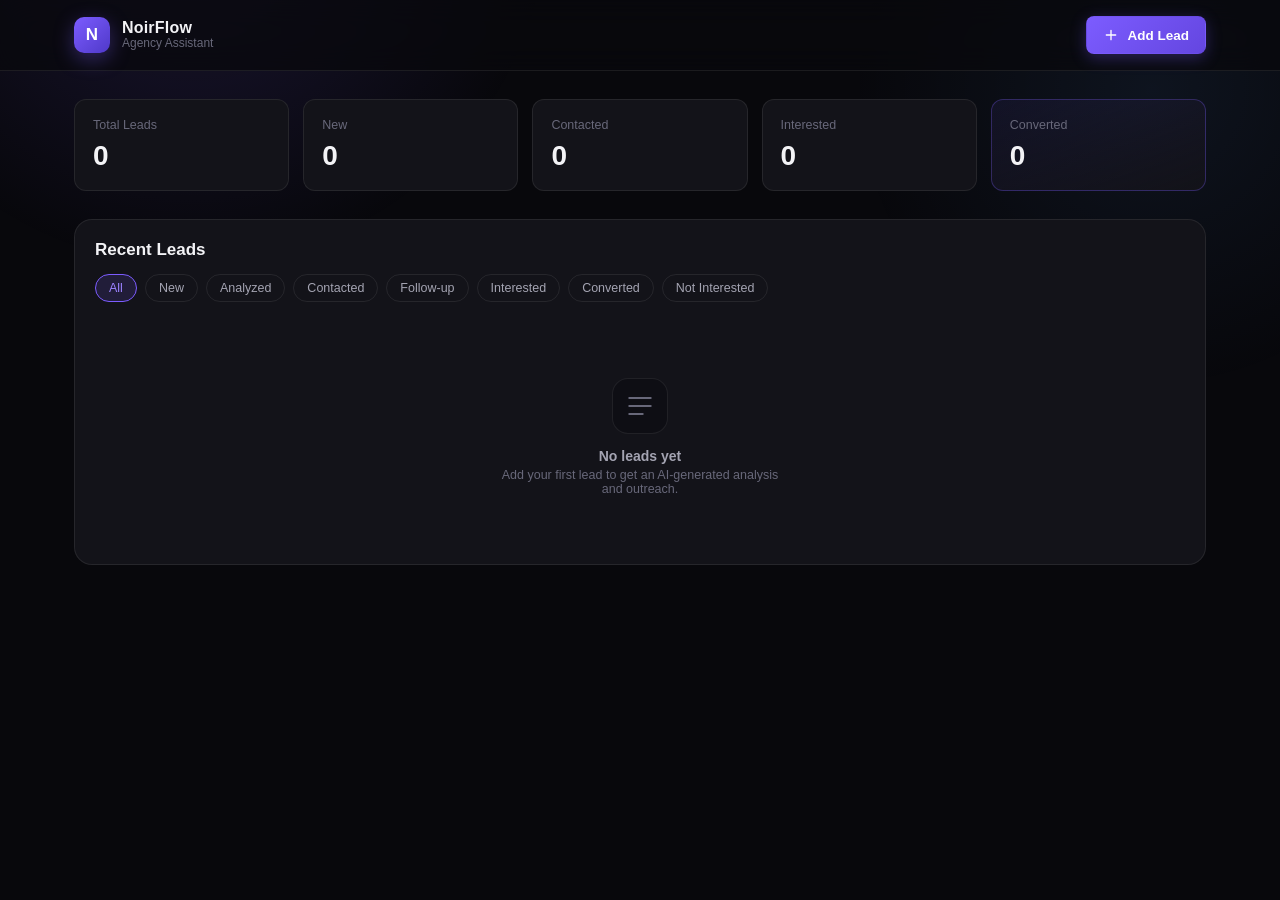
<file: agency-assistant/index.html>
<!DOCTYPE html>
<html lang="en">
<head>
<meta charset="UTF-8" />
<meta name="viewport" content="width=device-width, initial-scale=1.0" />
<title>NoirFlow — Agency Assistant</title>
<link rel="stylesheet" href="styles.css" />
</head>
<body>

  <div class="bg-glow" aria-hidden="true"></div>

  <header class="topbar">
    <div class="topbar-inner">
      <div class="brand">
        <span class="brand-mark">N</span>
        <div class="brand-text">
          <span class="brand-name">NoirFlow</span>
          <span class="brand-sub">Agency Assistant</span>
        </div>
      </div>
      <button id="openAddLead" class="btn btn-primary">
        <svg width="16" height="16" viewBox="0 0 24 24" fill="none"><path d="M12 5V19M5 12H19" stroke="currentColor" stroke-width="2" stroke-linecap="round"/></svg>
        Add Lead
      </button>
    </div>
  </header>

  <main class="app-main">

    <!-- Dashboard Stats -->
    <section class="stats-grid" id="statsGrid">
      <div class="stat-card">
        <span class="stat-label">Total Leads</span>
        <span class="stat-value" id="statTotal">0</span>
      </div>
      <div class="stat-card">
        <span class="stat-label">New</span>
        <span class="stat-value" id="statNew">0</span>
      </div>
      <div class="stat-card">
        <span class="stat-label">Contacted</span>
        <span class="stat-value" id="statContacted">0</span>
      </div>
      <div class="stat-card">
        <span class="stat-label">Interested</span>
        <span class="stat-value" id="statInterested">0</span>
      </div>
      <div class="stat-card accent-card">
        <span class="stat-label">Converted</span>
        <span class="stat-value" id="statConverted">0</span>
      </div>
    </section>

    <!-- Leads Table -->
    <section class="panel">
      <div class="panel-header">
        <h2>Recent Leads</h2>
        <div class="filter-row" id="filterRow">
          <button class="chip active" data-filter="All">All</button>
          <button class="chip" data-filter="New">New</button>
          <button class="chip" data-filter="Analyzed">Analyzed</button>
          <button class="chip" data-filter="Contacted">Contacted</button>
          <button class="chip" data-filter="Follow-up">Follow-up</button>
          <button class="chip" data-filter="Interested">Interested</button>
          <button class="chip" data-filter="Converted">Converted</button>
          <button class="chip" data-filter="Not Interested">Not Interested</button>
        </div>
      </div>

      <div class="table-wrap">
        <table class="leads-table" id="leadsTable">
          <thead>
            <tr>
              <th>Company</th>
              <th>Industry</th>
              <th>Contact</th>
              <th>Status</th>
              <th>Added</th>
              <th></th>
            </tr>
          </thead>
          <tbody id="leadsTableBody"></tbody>
        </table>
        <div class="empty-state" id="emptyState">
          <div class="empty-icon">
            <svg width="32" height="32" viewBox="0 0 24 24" fill="none"><path d="M4 6h16M4 12h16M4 18h10" stroke="currentColor" stroke-width="1.6" stroke-linecap="round"/></svg>
          </div>
          <p>No leads yet</p>
          <span>Add your first lead to get an AI-generated analysis and outreach.</span>
        </div>
      </div>
    </section>

  </main>

  <!-- Add Lead Modal -->
  <div class="modal-overlay" id="addLeadOverlay">
    <div class="modal modal-form">
      <div class="modal-header">
        <h3>New Lead</h3>
        <button class="icon-btn" id="closeAddLead" aria-label="Close">✕</button>
      </div>
      <form id="leadForm" class="lead-form">
        <div class="field">
          <label for="companyName">Company / Business Name *</label>
          <input type="text" id="companyName" required placeholder="e.g. Bright Path Dental" />
        </div>
        <div class="field">
          <label for="website">Website URL</label>
          <input type="text" id="website" placeholder="e.g. brightpathdental.com" />
        </div>
        <div class="field-row">
          <div class="field">
            <label for="industry">Industry</label>
            <input type="text" id="industry" placeholder="e.g. Healthcare, Real Estate, E-commerce" />
          </div>
          <div class="field">
            <label for="contactRole">Contact Role</label>
            <input type="text" id="contactRole" placeholder="e.g. Owner, Marketing Manager" />
          </div>
        </div>
        <div class="field">
          <label for="contactPerson">Contact Person</label>
          <input type="text" id="contactPerson" placeholder="e.g. Sarah Malhotra" />
        </div>
        <div class="field">
          <label for="mainProblem">Main Problem / Requirement</label>
          <textarea id="mainProblem" rows="3" placeholder="What are they struggling with? e.g. Missing 30% of inbound calls, manual appointment booking"></textarea>
        </div>
        <div class="field">
          <label for="notes">Notes</label>
          <textarea id="notes" rows="2" placeholder="Any extra context..."></textarea>
        </div>
        <div class="modal-actions">
          <button type="button" class="btn btn-ghost" id="cancelAddLead">Cancel</button>
          <button type="submit" class="btn btn-primary">Save Lead</button>
        </div>
      </form>
    </div>
  </div>

  <!-- Lead Detail Modal -->
  <div class="modal-overlay" id="detailOverlay">
    <div class="modal modal-detail">
      <div class="modal-header">
        <div>
          <h3 id="detailCompanyName">Company</h3>
          <span id="detailIndustry" class="detail-subtitle"></span>
        </div>
        <button class="icon-btn" id="closeDetail" aria-label="Close">✕</button>
      </div>

      <div class="detail-body" id="detailBody">

        <div class="detail-top-row">
          <div class="lead-meta">
            <div class="meta-item"><span>Website</span><strong id="metaWebsite">—</strong></div>
            <div class="meta-item"><span>Contact</span><strong id="metaContact">—</strong></div>
            <div class="meta-item"><span>Role</span><strong id="metaRole">—</strong></div>
          </div>
          <div class="status-control">
            <label for="statusSelect">Status</label>
            <select id="statusSelect">
              <option>New</option>
              <option>Analyzed</option>
              <option>Contacted</option>
              <option>Follow-up</option>
              <option>Interested</option>
              <option>Converted</option>
              <option>Not Interested</option>
            </select>
          </div>
        </div>

        <div class="detail-block" id="problemBlock">
          <h4>Main Problem / Requirement</h4>
          <p id="metaProblem" class="muted-text">—</p>
        </div>

        <div class="detail-block" id="notesBlock">
          <h4>Notes</h4>
          <p id="metaNotes" class="muted-text">—</p>
        </div>

        <!-- Analysis section -->
        <div class="analysis-section">
          <div class="analysis-header">
            <h4>AI Lead Analysis</h4>
            <button class="btn btn-primary btn-sm" id="analyzeBtn">
              <span class="btn-label">Analyze Lead</span>
            </button>
          </div>

          <div class="analysis-empty" id="analysisEmpty">
            <span>No analysis yet. Click "Analyze Lead" to generate insights.</span>
          </div>

          <div class="analysis-loading hidden" id="analysisLoading">
            <div class="spinner"></div>
            <span>Analyzing business context...</span>
          </div>

          <div class="analysis-content hidden" id="analysisContent">
            <div class="a-block">
              <h5>Business Summary</h5>
              <p id="aSummary"></p>
            </div>
            <div class="a-grid">
              <div class="a-block">
                <h5>Possible Business Problems</h5>
                <ul id="aProblems"></ul>
              </div>
              <div class="a-block">
                <h5>Automation Opportunities</h5>
                <ul id="aAutomation"></ul>
              </div>
              <div class="a-block">
                <h5>AI Opportunities</h5>
                <ul id="aAI"></ul>
              </div>
              <div class="a-block">
                <h5>Recommended Solution</h5>
                <p id="aSolution"></p>
              </div>
            </div>
            <div class="a-footer">
              <div class="a-pill">
                <span>Estimated Value</span>
                <strong id="aValue"></strong>
              </div>
              <div class="a-pill next-step">
                <span>Suggested Next Step</span>
                <strong id="aNextStep"></strong>
              </div>
            </div>
          </div>
        </div>

        <!-- Outreach section -->
        <div class="outreach-section" id="outreachSection">
          <h4>Personalized Outreach</h4>
          <div class="outreach-actions">
            <button class="btn btn-secondary" id="generateEmailBtn" disabled>
              <svg width="15" height="15" viewBox="0 0 24 24" fill="none"><path d="M4 6h16v12H4z" stroke="currentColor" stroke-width="1.6"/><path d="M4 7l8 6 8-6" stroke="currentColor" stroke-width="1.6"/></svg>
              Generate Email
            </button>
            <button class="btn btn-secondary" id="generateDMBtn" disabled>
              <svg width="15" height="15" viewBox="0 0 24 24" fill="none"><path d="M21 11.5a8.38 8.38 0 01-.9 3.8 8.5 8.5 0 01-7.6 4.7 8.38 8.38 0 01-3.8-.9L3 21l1.9-5.7a8.38 8.38 0 01-.9-3.8 8.5 8.5 0 014.7-7.6 8.38 8.38 0 013.8-.9h.5a8.48 8.48 0 018 8v.5z" stroke="currentColor" stroke-width="1.6"/></svg>
              Generate LinkedIn DM
            </button>
          </div>
          <span class="outreach-hint" id="outreachHint">Run analysis first to unlock personalized outreach.</span>

          <div class="outreach-output hidden" id="emailOutput">
            <div class="output-header">
              <span>Email Draft</span>
              <button class="copy-btn" data-copy-target="emailBody">Copy</button>
            </div>
            <div class="output-field"><span>Subject</span><p id="emailSubject"></p></div>
            <div class="output-field"><span>Body</span><p id="emailBody"></p></div>
          </div>

          <div class="outreach-output hidden" id="dmOutput">
            <div class="output-header">
              <span>LinkedIn DM Draft</span>
              <button class="copy-btn" data-copy-target="dmBody">Copy</button>
            </div>
            <div class="output-field"><p id="dmBody"></p></div>
          </div>
        </div>

      </div>
    </div>
  </div>

  <div class="toast" id="toast"></div>

  <script src="ai-service.js"></script>
  <script src="app.js"></script>
</body>
</html>
</file>
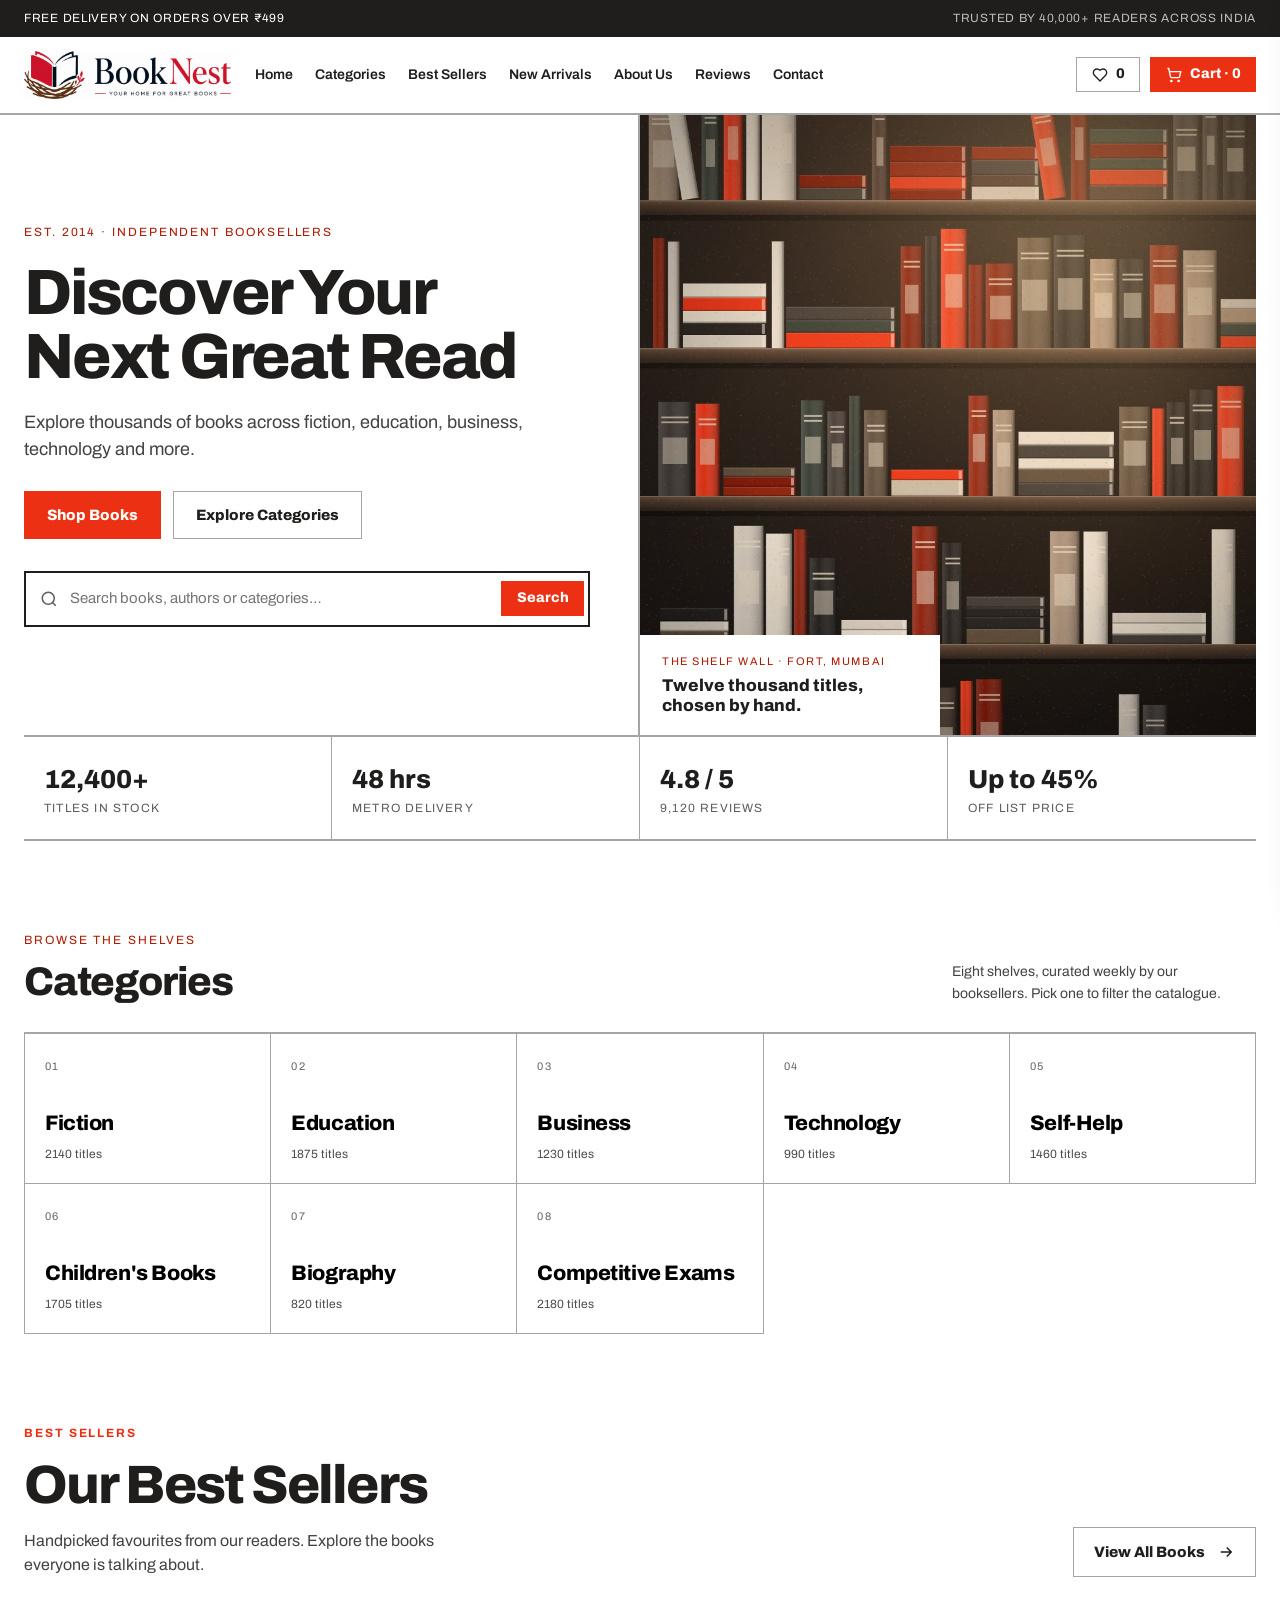
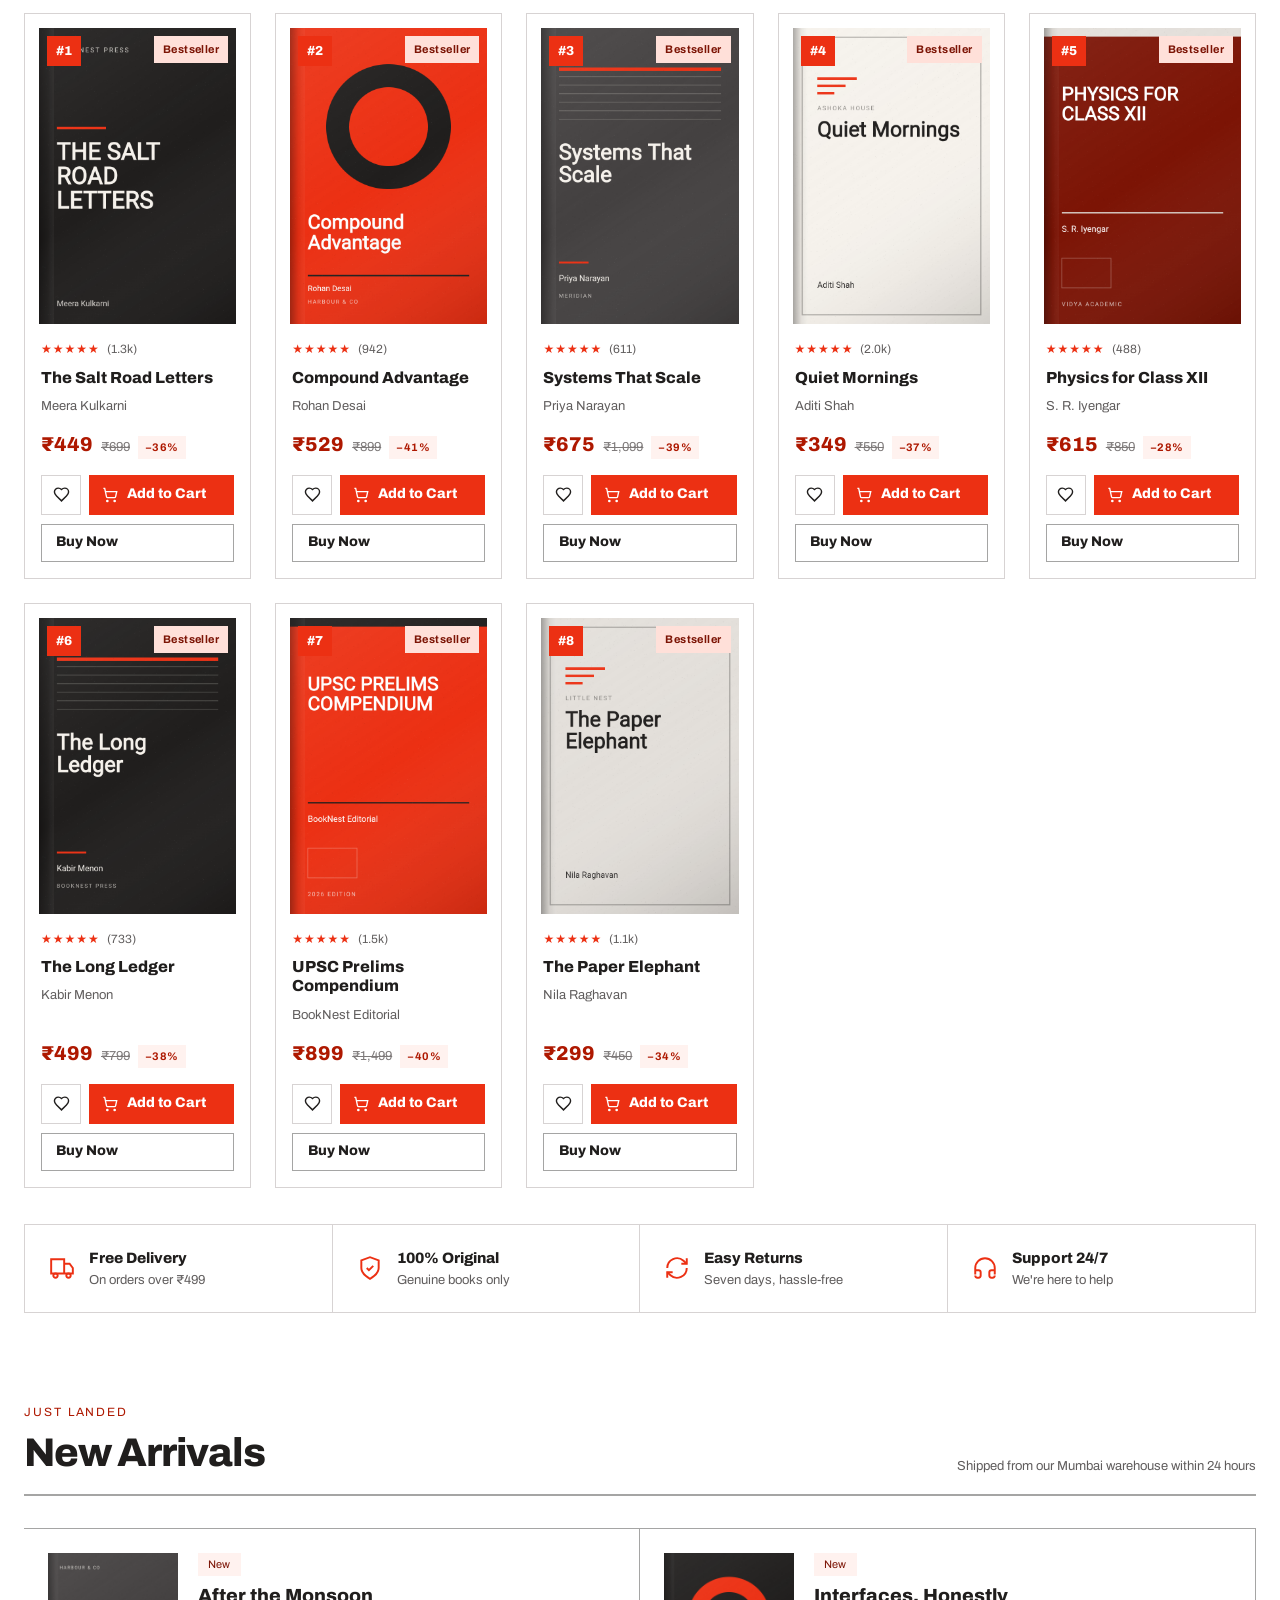
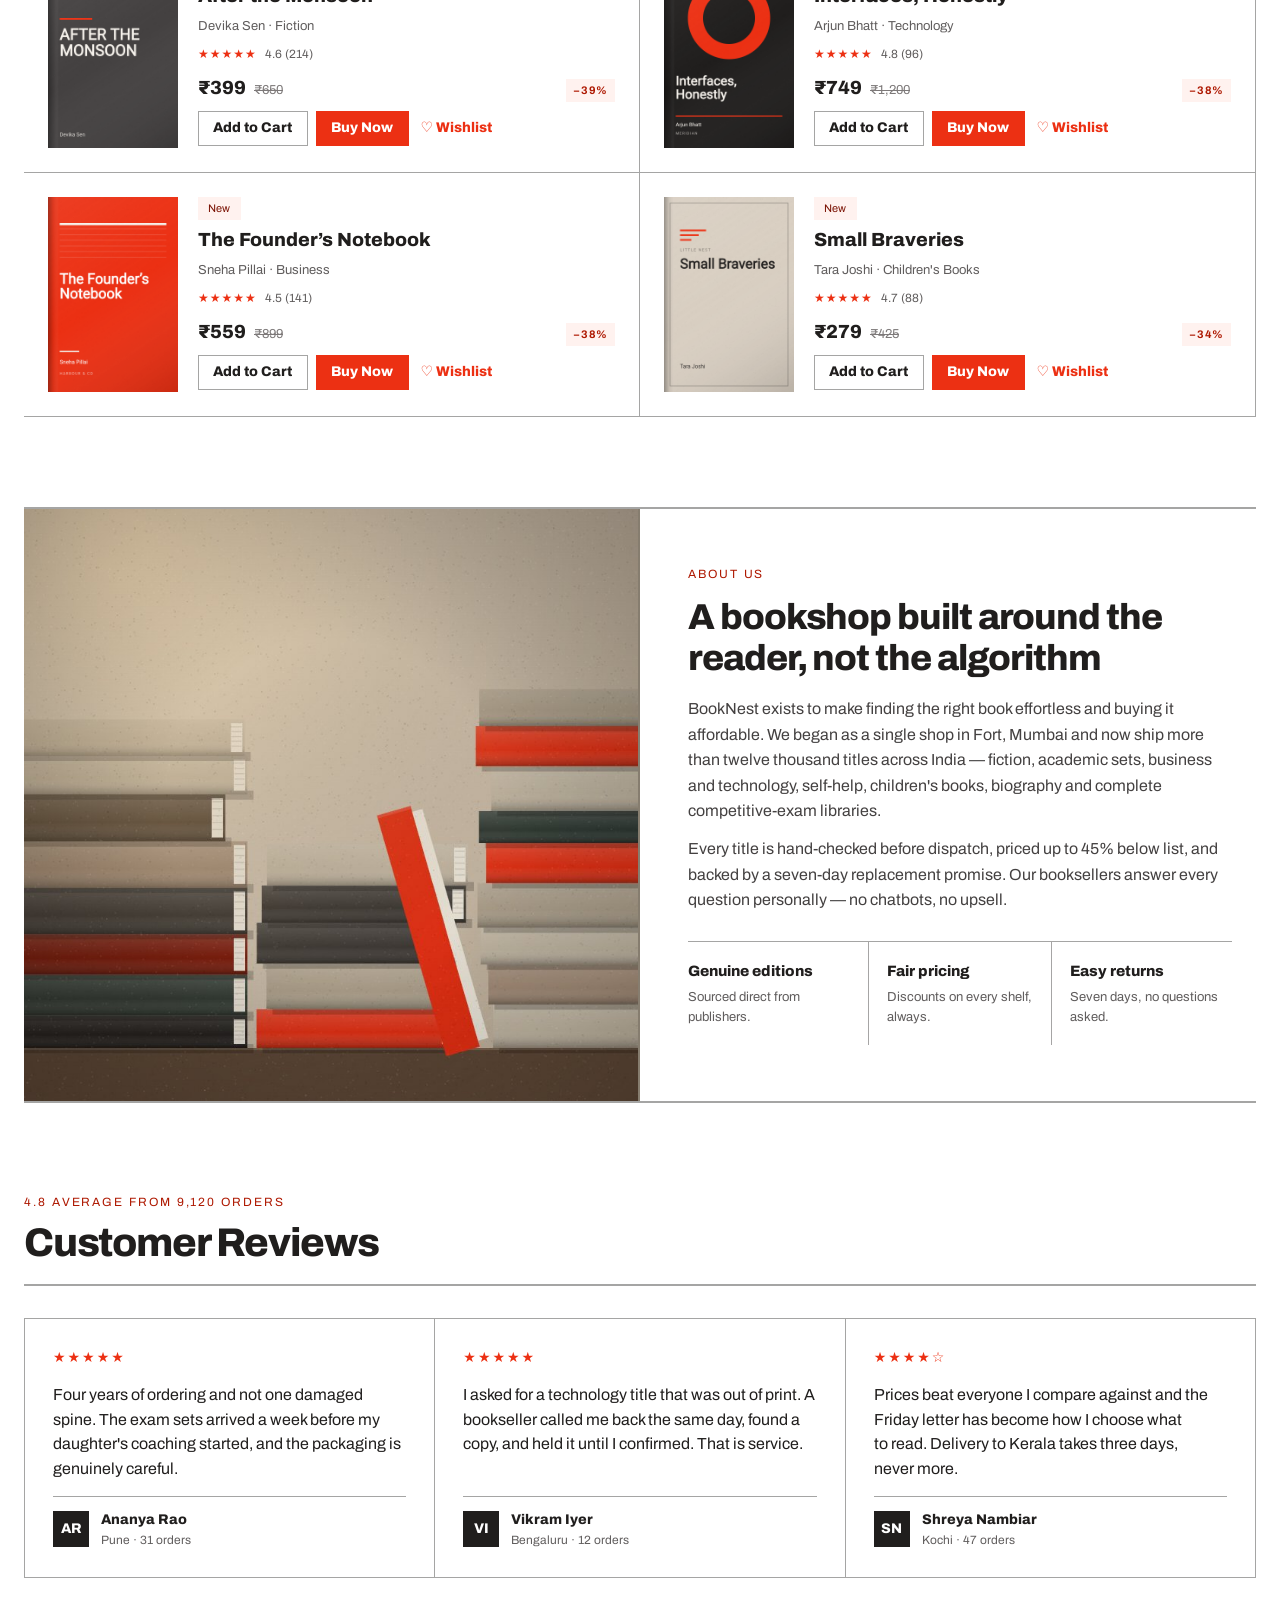
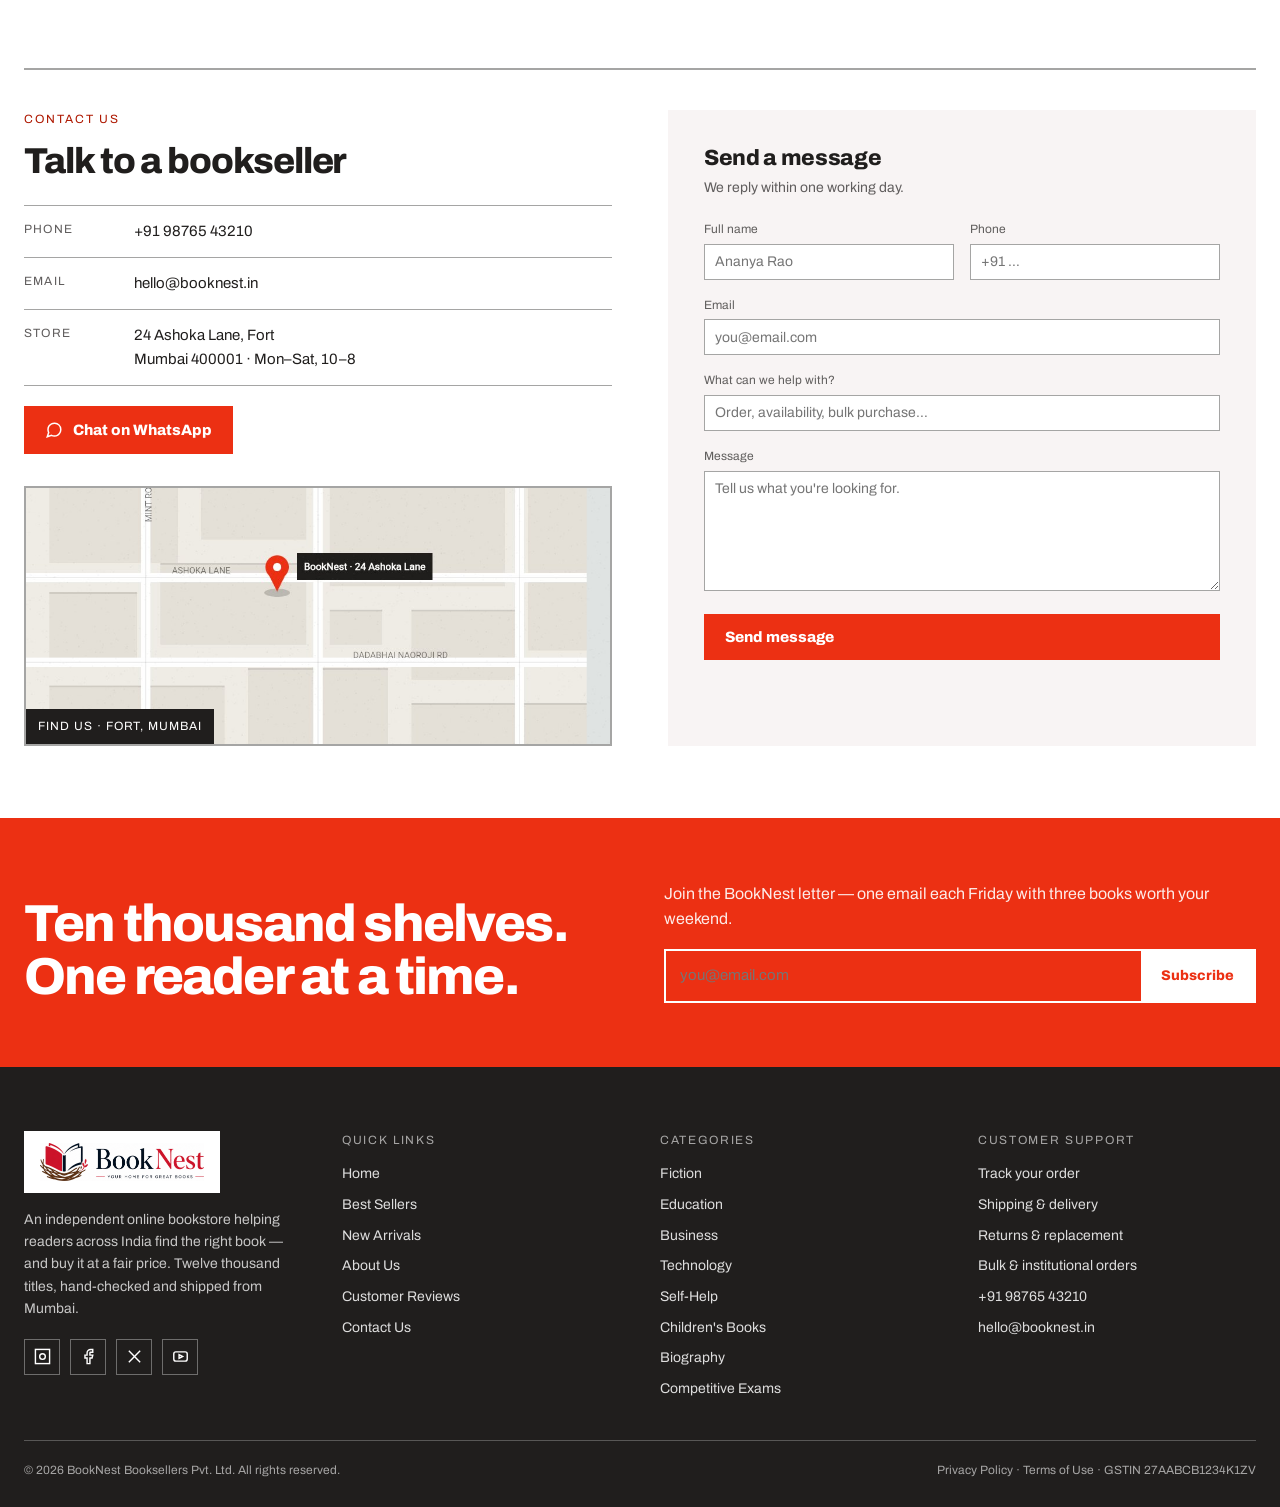
<file: booknest/index.html>
<!DOCTYPE html>
<html lang="en">
<head>
<meta charset="utf-8">
<meta name="viewport" content="width=device-width, initial-scale=1">
<title>BookNest — Discover Your Next Great Read</title>
<meta name="description" content="BookNest is an independent online bookstore. Explore thousands of books across fiction, education, business, technology and more, at up to 45% off list price.">
<link rel="stylesheet" href="styles.css">
</head>
<body>

<div id="banner" style="background:var(--color-text);color:#fff;font-size:12px;letter-spacing:.06em;text-transform:uppercase;padding:9px 24px;display:flex;gap:24px;justify-content:space-between;flex-wrap:wrap">
  <span>Free delivery on orders over <span id="freeShipLabel">₹499</span></span>
  <span style="opacity:.7">Trusted by 40,000+ readers across India</span>
</div>

<header style="position:sticky;top:0;z-index:40;background:#fff;border-bottom:2px solid var(--color-divider)">
  <div class="wrap" style="padding:14px 24px;display:flex;align-items:center;gap:24px;flex-wrap:wrap">
    <a href="#home" id="logoLink" aria-label="BookNest — home" style="display:flex;align-items:center;text-decoration:none;flex:0 0 auto;line-height:0">
      <img src="img/booknest-logo.png" alt="BookNest — your home for great books" class="brand-logo" style="width:auto;max-width:100%;display:block" />
    </a>
    <nav class="nav-links" style="align-items:center;gap:22px;flex-wrap:wrap">
      <a href="#home" class="nav-link">Home</a>
      <a href="#categories" class="nav-link">Categories</a>
      <a href="#bestsellers" class="nav-link">Best Sellers</a>
      <a href="#new" class="nav-link">New Arrivals</a>
      <a href="#about" class="nav-link">About Us</a>
      <a href="#reviews" class="nav-link">Reviews</a>
      <a href="#contact" class="nav-link">Contact</a>
    </nav>
    <div style="display:flex;align-items:center;gap:10px;margin-left:auto">
      <button class="btn btn-secondary" id="wishlistNavBtn" style="gap:8px" aria-label="Wishlist">
        <svg width="16" height="16" viewBox="0 0 24 24" fill="none" stroke="currentColor" stroke-width="2"><path d="M19 14c1.49-1.46 3-3.21 3-5.5A5.5 5.5 0 0 0 16.5 3c-1.76 0-3 .5-4.5 2-1.5-1.5-2.74-2-4.5-2A5.5 5.5 0 0 0 2 8.5c0 2.3 1.5 4.05 3 5.5l7 7Z"/></svg>
        <span id="wishCount">0</span>
      </button>
      <button class="btn btn-primary" id="openCartBtn" style="gap:8px;justify-content:flex-start">
        <svg width="16" height="16" viewBox="0 0 24 24" fill="none" stroke="currentColor" stroke-width="2"><circle cx="8" cy="21" r="1"/><circle cx="19" cy="21" r="1"/><path d="M2.05 2.05h2l2.66 12.42a2 2 0 0 0 2 1.58h9.78a2 2 0 0 0 1.95-1.57l1.65-7.43H5.12"/></svg>
        <span style="white-space:nowrap">Cart · <span id="cartCount">0</span></span>
      </button>
      <button class="btn btn-secondary btn-icon burger-btn" id="burgerBtn" aria-label="Menu" aria-expanded="false">
        <svg width="18" height="18" viewBox="0 0 24 24" fill="none" stroke="currentColor" stroke-width="2"><path id="burgerPath" d="M3 6h18M3 12h18M3 18h18"/></svg>
      </button>
    </div>
  </div>
  <div id="mobileMenu" hidden style="border-top:1px solid var(--color-divider);padding:10px 24px 20px;background:#fff">
    <div style="display:flex;align-items:center;border:2px solid var(--color-text);margin:8px 0 6px">
      <input id="menuSearchInput" placeholder="Search books, authors or categories…" style="flex:1;border:0;outline:none;background:transparent;font:inherit;font-size:15px;padding:12px 14px;color:var(--color-text)" />
      <button class="btn btn-primary" id="menuSearchBtn" style="margin:4px;justify-content:flex-start">Go</button>
    </div>
    <div style="display:grid">
      <a href="#home" class="mobile-nav-link" style="color:var(--color-text);text-decoration:none;font-family:var(--font-heading);font-weight:800;font-size:17px;padding:15px 0;border-bottom:1px solid var(--color-divider)">Home</a>
      <a href="#categories" class="mobile-nav-link" style="color:var(--color-text);text-decoration:none;font-family:var(--font-heading);font-weight:800;font-size:17px;padding:15px 0;border-bottom:1px solid var(--color-divider)">Categories</a>
      <a href="#bestsellers" class="mobile-nav-link" style="color:var(--color-text);text-decoration:none;font-family:var(--font-heading);font-weight:800;font-size:17px;padding:15px 0;border-bottom:1px solid var(--color-divider)">Best Sellers</a>
      <a href="#new" class="mobile-nav-link" style="color:var(--color-text);text-decoration:none;font-family:var(--font-heading);font-weight:800;font-size:17px;padding:15px 0;border-bottom:1px solid var(--color-divider)">New Arrivals</a>
      <a href="#about" class="mobile-nav-link" style="color:var(--color-text);text-decoration:none;font-family:var(--font-heading);font-weight:800;font-size:17px;padding:15px 0;border-bottom:1px solid var(--color-divider)">About Us</a>
      <a href="#reviews" class="mobile-nav-link" style="color:var(--color-text);text-decoration:none;font-family:var(--font-heading);font-weight:800;font-size:17px;padding:15px 0;border-bottom:1px solid var(--color-divider)">Reviews</a>
      <a href="#contact" class="mobile-nav-link" style="color:var(--color-text);text-decoration:none;font-family:var(--font-heading);font-weight:800;font-size:17px;padding:15px 0;border-bottom:1px solid var(--color-divider)">Contact</a>
    </div>
  </div>
</header>

<main id="storeView">
  <section id="home" class="wrap" style="padding:0 24px">
    <div style="display:grid;grid-template-columns:repeat(auto-fit,minmax(min(100%,440px),1fr));gap:0;border-bottom:2px solid var(--color-divider)">
      <div style="padding:clamp(44px,6vw,80px) clamp(0px,4vw,48px) clamp(44px,6vw,80px) 0;min-width:0;display:flex;flex-direction:column;justify-content:center;border-right:2px solid var(--color-divider)">
        <div style="font-size:12px;letter-spacing:.16em;text-transform:uppercase;color:var(--color-accent-700);margin-bottom:20px">Est. 2014 · Independent Booksellers</div>
        <h1 style="font-size:clamp(38px,5vw,64px);line-height:1;letter-spacing:-.035em;margin:0 0 20px;max-width:14ch;text-wrap:balance">Discover Your Next Great Read</h1>
        <p style="font-size:18px;line-height:1.5;max-width:52ch;color:var(--color-neutral-800);margin:0 0 28px;text-wrap:pretty">Explore thousands of books across fiction, education, business, technology and more.</p>
        <div style="display:flex;gap:12px;flex-wrap:wrap;margin-bottom:32px">
          <a class="btn btn-primary" href="#bestsellers" style="font-size:15px;padding:14px 22px;justify-content:flex-start;white-space:nowrap">Shop Books</a>
          <a class="btn btn-secondary" href="#categories" style="font-size:15px;padding:14px 22px;justify-content:flex-start;white-space:nowrap">Explore Categories</a>
        </div>
        <div style="display:flex;align-items:center;border:2px solid var(--color-text);background:#fff;max-width:620px">
          <span style="padding:0 12px 0 14px;display:flex;color:var(--color-neutral-700)">
            <svg width="18" height="18" viewBox="0 0 24 24" fill="none" stroke="currentColor" stroke-width="2"><circle cx="11" cy="11" r="8"/><path d="m21 21-4.3-4.3"/></svg>
          </span>
          <input id="heroSearchInput" placeholder="Search books, authors or categories…" style="flex:1;border:0;outline:none;background:transparent;font:inherit;font-size:15px;padding:14px 0;color:var(--color-text)" />
          <button class="btn btn-primary" id="heroSearchBtn" style="margin:4px;justify-content:flex-start">Search</button>
        </div>
      </div>
      <div class="hero-img-wrap" style="position:relative;min-height:min(72vh,620px);overflow:hidden;background:#201e1d">
        <img src="img/hero-bookstore.jpg" alt="Warm bookstore shelf wall filled with books" class="hero-img" style="position:absolute;inset:0;width:100%;height:100%;object-fit:cover;transition:transform 1.4s cubic-bezier(.2,.8,.2,1)" />
        <div style="position:absolute;left:0;bottom:0;background:#fff;padding:18px 22px;max-width:300px">
          <div style="font-size:11px;letter-spacing:.14em;text-transform:uppercase;color:var(--color-accent-700);margin-bottom:6px">The shelf wall · Fort, Mumbai</div>
          <div style="font-family:var(--font-heading);font-weight:800;font-size:17px;line-height:1.2">Twelve thousand titles, chosen by hand.</div>
        </div>
      </div>
    </div>
    <div style="display:grid;grid-template-columns:repeat(auto-fit,minmax(min(100%,200px),1fr));border-bottom:2px solid var(--color-divider)">
      <div style="padding:22px 20px;border-right:1px solid var(--color-divider)"><div style="font-family:var(--font-heading);font-weight:800;font-size:26px">12,400+</div><div style="font-size:12px;letter-spacing:.1em;text-transform:uppercase;color:var(--color-neutral-700)">Titles in stock</div></div>
      <div style="padding:22px 20px;border-right:1px solid var(--color-divider)"><div style="font-family:var(--font-heading);font-weight:800;font-size:26px">48 hrs</div><div style="font-size:12px;letter-spacing:.1em;text-transform:uppercase;color:var(--color-neutral-700)">Metro delivery</div></div>
      <div style="padding:22px 20px;border-right:1px solid var(--color-divider)"><div style="font-family:var(--font-heading);font-weight:800;font-size:26px">4.8 / 5</div><div style="font-size:12px;letter-spacing:.1em;text-transform:uppercase;color:var(--color-neutral-700)">9,120 reviews</div></div>
      <div style="padding:22px 20px"><div style="font-family:var(--font-heading);font-weight:800;font-size:26px">Up to 45%</div><div style="font-size:12px;letter-spacing:.1em;text-transform:uppercase;color:var(--color-neutral-700)">Off list price</div></div>
    </div>
  </section>

  <section id="categories" class="wrap" style="padding:clamp(56px,7vw,92px) 24px 0">
    <div style="display:flex;align-items:flex-end;justify-content:space-between;gap:24px;flex-wrap:wrap;margin-bottom:28px">
      <div>
        <div style="font-size:12px;letter-spacing:.16em;text-transform:uppercase;color:var(--color-accent-700);margin-bottom:10px">Browse the shelves</div>
        <h2 style="font-size:40px;letter-spacing:-.03em;margin:0">Categories</h2>
      </div>
      <p style="margin:0;max-width:38ch;font-size:14px;color:var(--color-neutral-800)">Eight shelves, curated weekly by our booksellers. Pick one to filter the catalogue.</p>
    </div>
    <div id="categoriesGrid" style="display:grid;grid-template-columns:repeat(auto-fit,minmax(min(100%,220px),1fr));border-top:2px solid var(--color-divider);border-left:1px solid var(--color-divider)"></div>
  </section>

  <section id="results" class="wrap" hidden style="padding:56px 24px 0">
    <div style="display:flex;align-items:center;gap:16px;flex-wrap:wrap;border-bottom:2px solid var(--color-divider);padding-bottom:18px;margin-bottom:28px">
      <h2 id="resultsTitle" style="font-size:30px;margin:0;letter-spacing:-.03em">All Books</h2>
      <span class="tag tag-accent"><span id="resultsCount">0</span> results</span>
      <button class="btn btn-secondary" id="clearFiltersBtn" style="margin-left:auto;justify-content:flex-start">Clear filters</button>
    </div>
    <div id="resultsGrid" style="display:grid;grid-template-columns:repeat(auto-fill,minmax(min(100%,240px),1fr));gap:28px"></div>
  </section>

  <section id="bestsellers" class="wrap" style="padding:clamp(56px,7vw,92px) 24px 0">
    <div style="display:flex;align-items:flex-end;justify-content:space-between;gap:32px;flex-wrap:wrap;margin-bottom:36px">
      <div>
        <div style="font-size:12px;letter-spacing:.16em;text-transform:uppercase;color:var(--color-accent);font-weight:700;margin-bottom:12px">Best Sellers</div>
        <h2 style="font-size:clamp(34px,4.6vw,54px);letter-spacing:-.035em;margin:0 0 14px">Our Best Sellers</h2>
        <p style="margin:0;font-size:16px;line-height:1.5;color:var(--color-neutral-800);max-width:46ch">Handpicked favourites from our readers. Explore the books everyone is talking about.</p>
      </div>
      <button class="btn btn-secondary view-all-btn" id="viewAllBtn" style="font-size:15px;padding:15px 20px;gap:12px;justify-content:flex-start;white-space:nowrap">
        View All Books
        <svg width="18" height="18" viewBox="0 0 24 24" fill="none" stroke="currentColor" stroke-width="2"><path d="M5 12h14M13 6l6 6-6 6"/></svg>
      </button>
    </div>
    <div id="bestSellersGrid" style="display:grid;grid-template-columns:repeat(auto-fill,minmax(min(100%,220px),1fr));gap:24px"></div>
    <div style="margin-top:36px;border:1px solid var(--color-neutral-300);display:grid;grid-template-columns:repeat(auto-fit,minmax(min(100%,240px),1fr))">
      <div style="display:flex;align-items:center;gap:14px;padding:22px 24px;border-right:1px solid var(--color-neutral-300)">
        <svg width="26" height="26" viewBox="0 0 24 24" fill="none" stroke="var(--color-accent)" stroke-width="1.8"><path d="M14 17V4H2v13h12Zm0-9h5l3 4v5h-8"/><circle cx="6" cy="19" r="2"/><circle cx="18" cy="19" r="2"/></svg>
        <div><div style="font-family:var(--font-heading);font-weight:800;font-size:15px">Free Delivery</div><div style="font-size:13px;color:var(--color-neutral-700)">On orders over ₹499</div></div>
      </div>
      <div style="display:flex;align-items:center;gap:14px;padding:22px 24px;border-right:1px solid var(--color-neutral-300)">
        <svg width="26" height="26" viewBox="0 0 24 24" fill="none" stroke="var(--color-accent)" stroke-width="1.8"><path d="M12 22s8-4 8-10V5l-8-3-8 3v7c0 6 8 10 8 10Z"/><path d="m9 12 2 2 4-4"/></svg>
        <div><div style="font-family:var(--font-heading);font-weight:800;font-size:15px">100% Original</div><div style="font-size:13px;color:var(--color-neutral-700)">Genuine books only</div></div>
      </div>
      <div style="display:flex;align-items:center;gap:14px;padding:22px 24px;border-right:1px solid var(--color-neutral-300)">
        <svg width="26" height="26" viewBox="0 0 24 24" fill="none" stroke="var(--color-accent)" stroke-width="1.8"><path d="M3 12a9 9 0 0 1 15-6.7L21 8"/><path d="M21 3v5h-5"/><path d="M21 12a9 9 0 0 1-15 6.7L3 16"/><path d="M3 21v-5h5"/></svg>
        <div><div style="font-family:var(--font-heading);font-weight:800;font-size:15px">Easy Returns</div><div style="font-size:13px;color:var(--color-neutral-700)">Seven days, hassle-free</div></div>
      </div>
      <div style="display:flex;align-items:center;gap:14px;padding:22px 24px">
        <svg width="26" height="26" viewBox="0 0 24 24" fill="none" stroke="var(--color-accent)" stroke-width="1.8"><path d="M3 18v-6a9 9 0 0 1 18 0v6"/><path d="M21 19a2 2 0 0 1-2 2h-1a2 2 0 0 1-2-2v-3a2 2 0 0 1 2-2h3M3 19a2 2 0 0 0 2 2h1a2 2 0 0 0 2-2v-3a2 2 0 0 0-2-2H3"/></svg>
        <div><div style="font-family:var(--font-heading);font-weight:800;font-size:15px">Support 24/7</div><div style="font-size:13px;color:var(--color-neutral-700)">We're here to help</div></div>
      </div>
    </div>
  </section>

  <section id="new" class="wrap" style="padding:clamp(56px,7vw,92px) 24px 0">
    <div style="display:flex;align-items:flex-end;justify-content:space-between;gap:24px;flex-wrap:wrap;border-bottom:2px solid var(--color-divider);padding-bottom:18px;margin-bottom:32px">
      <div>
        <div style="font-size:12px;letter-spacing:.16em;text-transform:uppercase;color:var(--color-accent-700);margin-bottom:10px">Just landed</div>
        <h2 style="font-size:40px;letter-spacing:-.03em;margin:0">New Arrivals</h2>
      </div>
      <span style="font-size:13px;color:var(--color-neutral-700)">Shipped from our Mumbai warehouse within 24 hours</span>
    </div>
    <div id="newArrivalsGrid" style="display:grid;grid-template-columns:repeat(auto-fit,minmax(min(100%,420px),1fr));gap:0;border-top:1px solid var(--color-divider)"></div>
  </section>

  <section id="about" class="wrap" style="margin:clamp(56px,7vw,92px) auto 0;padding:0 24px">
    <div style="display:grid;grid-template-columns:repeat(auto-fit,minmax(min(100%,420px),1fr));border-top:2px solid var(--color-divider);border-bottom:2px solid var(--color-divider)">
      <div style="position:relative;min-height:440px;overflow:hidden;border-right:2px solid var(--color-divider);background:#cbbca6">
        <img src="img/about-books.jpg" alt="Stacks of books on a reading table" style="position:absolute;inset:0;width:100%;height:100%;object-fit:cover" />
      </div>
      <div style="padding:56px 24px 56px 48px">
        <div style="font-size:12px;letter-spacing:.16em;text-transform:uppercase;color:var(--color-accent-700);margin-bottom:14px">About Us</div>
        <h2 style="font-size:36px;letter-spacing:-.03em;margin:0 0 18px;max-width:24ch">A bookshop built around the reader, not the algorithm</h2>
        <p style="font-size:16px;line-height:1.6;color:var(--color-neutral-800);max-width:62ch;text-wrap:pretty">BookNest exists to make finding the right book effortless and buying it affordable. We began as a single shop in Fort, Mumbai and now ship more than twelve thousand titles across India — fiction, academic sets, business and technology, self-help, children's books, biography and complete competitive-exam libraries.</p>
        <p style="font-size:16px;line-height:1.6;color:var(--color-neutral-800);max-width:62ch;text-wrap:pretty">Every title is hand-checked before dispatch, priced up to 45% below list, and backed by a seven-day replacement promise. Our booksellers answer every question personally — no chatbots, no upsell.</p>
        <div style="display:grid;grid-template-columns:repeat(3,1fr);gap:0;border-top:1px solid var(--color-divider);margin-top:28px">
          <div style="padding:18px 18px 0 0;border-right:1px solid var(--color-divider)"><div style="font-family:var(--font-heading);font-weight:800;font-size:15px;margin-bottom:4px">Genuine editions</div><div style="font-size:13px;color:var(--color-neutral-700)">Sourced direct from publishers.</div></div>
          <div style="padding:18px"><div style="font-family:var(--font-heading);font-weight:800;font-size:15px;margin-bottom:4px">Fair pricing</div><div style="font-size:13px;color:var(--color-neutral-700)">Discounts on every shelf, always.</div></div>
          <div style="padding:18px 0 0 18px;border-left:1px solid var(--color-divider)"><div style="font-family:var(--font-heading);font-weight:800;font-size:15px;margin-bottom:4px">Easy returns</div><div style="font-size:13px;color:var(--color-neutral-700)">Seven days, no questions asked.</div></div>
        </div>
      </div>
    </div>
  </section>

  <section id="reviews" class="wrap" style="padding:clamp(56px,7vw,92px) 24px 0">
    <div style="display:flex;align-items:flex-end;justify-content:space-between;gap:24px;flex-wrap:wrap;border-bottom:2px solid var(--color-divider);padding-bottom:18px;margin-bottom:32px">
      <div>
        <div style="font-size:12px;letter-spacing:.16em;text-transform:uppercase;color:var(--color-accent-700);margin-bottom:10px">4.8 average from 9,120 orders</div>
        <h2 style="font-size:40px;letter-spacing:-.03em;margin:0">Customer Reviews</h2>
      </div>
    </div>
    <div style="display:grid;grid-template-columns:repeat(auto-fit,minmax(min(100%,300px),1fr));gap:0;border-top:1px solid var(--color-divider);border-left:1px solid var(--color-divider)">
      <div style="padding:28px;border-right:1px solid var(--color-divider);border-bottom:1px solid var(--color-divider);display:flex;flex-direction:column;gap:14px">
        <div style="color:var(--color-accent);letter-spacing:2px;font-size:14px">★★★★★</div>
        <p style="font-size:16px;line-height:1.55;margin:0;flex:1;text-wrap:pretty">Four years of ordering and not one damaged spine. The exam sets arrived a week before my daughter's coaching started, and the packaging is genuinely careful.</p>
        <div style="display:flex;align-items:center;gap:12px;padding-top:12px;border-top:1px solid var(--color-divider)">
          <span style="width:36px;height:36px;background:var(--color-text);color:#fff;display:grid;place-items:center;font-family:var(--font-heading);font-weight:800;font-size:14px">AR</span>
          <div><div style="font-family:var(--font-heading);font-weight:800;font-size:14px">Ananya Rao</div><div style="font-size:12px;color:var(--color-neutral-700)">Pune · 31 orders</div></div>
        </div>
      </div>
      <div style="padding:28px;border-right:1px solid var(--color-divider);border-bottom:1px solid var(--color-divider);display:flex;flex-direction:column;gap:14px">
        <div style="color:var(--color-accent);letter-spacing:2px;font-size:14px">★★★★★</div>
        <p style="font-size:16px;line-height:1.55;margin:0;flex:1;text-wrap:pretty">I asked for a technology title that was out of print. A bookseller called me back the same day, found a copy, and held it until I confirmed. That is service.</p>
        <div style="display:flex;align-items:center;gap:12px;padding-top:12px;border-top:1px solid var(--color-divider)">
          <span style="width:36px;height:36px;background:var(--color-text);color:#fff;display:grid;place-items:center;font-family:var(--font-heading);font-weight:800;font-size:14px">VI</span>
          <div><div style="font-family:var(--font-heading);font-weight:800;font-size:14px">Vikram Iyer</div><div style="font-size:12px;color:var(--color-neutral-700)">Bengaluru · 12 orders</div></div>
        </div>
      </div>
      <div style="padding:28px;border-right:1px solid var(--color-divider);border-bottom:1px solid var(--color-divider);display:flex;flex-direction:column;gap:14px">
        <div style="color:var(--color-accent);letter-spacing:2px;font-size:14px">★★★★☆</div>
        <p style="font-size:16px;line-height:1.55;margin:0;flex:1;text-wrap:pretty">Prices beat everyone I compare against and the Friday letter has become how I choose what to read. Delivery to Kerala takes three days, never more.</p>
        <div style="display:flex;align-items:center;gap:12px;padding-top:12px;border-top:1px solid var(--color-divider)">
          <span style="width:36px;height:36px;background:var(--color-text);color:#fff;display:grid;place-items:center;font-family:var(--font-heading);font-weight:800;font-size:14px">SN</span>
          <div><div style="font-family:var(--font-heading);font-weight:800;font-size:14px">Shreya Nambiar</div><div style="font-size:12px;color:var(--color-neutral-700)">Kochi · 47 orders</div></div>
        </div>
      </div>
    </div>
  </section>

  <section id="contact" class="wrap" style="margin:clamp(56px,7vw,92px) auto 0;padding:0 24px">
    <div style="border-top:2px solid var(--color-divider);padding-top:40px;display:grid;grid-template-columns:repeat(auto-fit,minmax(min(100%,400px),1fr));gap:56px">
      <div>
        <div style="font-size:12px;letter-spacing:.16em;text-transform:uppercase;color:var(--color-accent-700);margin-bottom:12px">Contact Us</div>
        <h2 style="font-size:36px;letter-spacing:-.03em;margin:0 0 24px">Talk to a bookseller</h2>
        <div style="display:grid;gap:0;border-top:1px solid var(--color-divider)">
          <div style="display:grid;grid-template-columns:110px 1fr;padding:14px 0;border-bottom:1px solid var(--color-divider);font-size:15px"><span style="font-size:12px;letter-spacing:.1em;text-transform:uppercase;color:var(--color-neutral-700)">Phone</span><a href="tel:+919876543210" style="color:var(--color-text);text-decoration:none">+91 98765 43210</a></div>
          <div style="display:grid;grid-template-columns:110px 1fr;padding:14px 0;border-bottom:1px solid var(--color-divider);font-size:15px"><span style="font-size:12px;letter-spacing:.1em;text-transform:uppercase;color:var(--color-neutral-700)">Email</span><a href="mailto:hello@booknest.in" style="color:var(--color-text);text-decoration:none">hello@booknest.in</a></div>
          <div style="display:grid;grid-template-columns:110px 1fr;padding:14px 0;border-bottom:1px solid var(--color-divider);font-size:15px"><span style="font-size:12px;letter-spacing:.1em;text-transform:uppercase;color:var(--color-neutral-700)">Store</span><span>24 Ashoka Lane, Fort<br />Mumbai 400001 · Mon–Sat, 10–8</span></div>
        </div>
        <a class="btn btn-primary" href="https://wa.me/919876543210" target="_blank" rel="noreferrer" style="margin-top:20px;font-size:15px;padding:14px 20px;justify-content:flex-start;gap:10px">
          <svg width="18" height="18" viewBox="0 0 24 24" fill="none" stroke="currentColor" stroke-width="2"><path d="M21 11.5a8.38 8.38 0 0 1-.9 3.8A8.5 8.5 0 0 1 12.5 20a8.38 8.38 0 0 1-3.8-.9L3 21l1.9-5.7A8.38 8.38 0 0 1 4 11.5 8.5 8.5 0 0 1 8.7 3.9a8.38 8.38 0 0 1 3.8-.9h.5a8.48 8.48 0 0 1 8 8v.5Z"/></svg>
          Chat on WhatsApp
        </a>
        <div style="margin-top:32px;position:relative;height:260px;border:2px solid var(--color-divider)">
          <img src="img/map-fort-mumbai.jpg" alt="Map showing BookNest at 24 Ashoka Lane, Fort, Mumbai" style="width:100%;height:100%;object-fit:cover" />
          <div style="position:absolute;left:0;bottom:0;background:var(--color-text);color:#fff;font-size:12px;letter-spacing:.08em;text-transform:uppercase;padding:8px 12px;pointer-events:none">Find us · Fort, Mumbai</div>
        </div>
      </div>
      <div style="background:var(--color-neutral-100);padding:36px">
        <h3 style="font-size:22px;margin:0 0 6px">Send a message</h3>
        <p style="font-size:14px;color:var(--color-neutral-700);margin:0 0 22px" id="contactStatus">We reply within one working day.</p>
        <form id="contactForm" style="display:grid;gap:16px">
          <div class="field-row-2" style="display:grid;grid-template-columns:1fr 1fr;gap:16px">
            <div class="field"><label>Full name</label><input class="input" required style="background:#fff" placeholder="Ananya Rao" /></div>
            <div class="field"><label>Phone</label><input class="input" style="background:#fff" placeholder="+91 …" /></div>
          </div>
          <div class="field"><label>Email</label><input class="input" type="email" required style="background:#fff" placeholder="you@email.com" /></div>
          <div class="field"><label>What can we help with?</label><input class="input" style="background:#fff" placeholder="Order, availability, bulk purchase…" /></div>
          <div class="field"><label>Message</label><textarea class="input" style="background:#fff;min-height:120px" placeholder="Tell us what you're looking for."></textarea></div>
          <button type="submit" class="btn btn-primary" style="justify-content:flex-start;font-size:15px;padding:13px 20px">Send message</button>
        </form>
      </div>
    </div>
  </section>

  <section style="margin-top:72px;background:var(--color-accent);color:#fff;padding:64px 24px">
    <div class="wrap" style="padding:0;display:grid;grid-template-columns:repeat(auto-fit,minmax(min(100%,380px),1fr));gap:48px;align-items:end">
      <h2 style="font-size:clamp(34px,4.4vw,52px);line-height:1.02;letter-spacing:-.035em;margin:0;max-width:22ch;color:#fff">Ten thousand shelves. One reader at a time.</h2>
      <div>
        <p style="font-size:16px;margin:0 0 18px;color:#fff;opacity:.9">Join the BookNest letter — one email each Friday with three books worth your weekend.</p>
        <form id="newsletterForm" style="display:flex;gap:0;border:2px solid #fff;background:transparent">
          <input type="email" required placeholder="you@email.com" style="flex:1;border:0;outline:none;background:transparent;font:inherit;font-size:15px;padding:13px 14px;color:#fff" />
          <button type="submit" class="btn" style="background:#fff;color:var(--color-accent);border:0;justify-content:flex-start;padding:0 20px">Subscribe</button>
        </form>
      </div>
    </div>
  </section>
</main>

<div id="checkoutView" class="wrap" hidden style="padding:48px 24px 80px">
  <button class="btn btn-ghost" id="checkoutBackBtn" style="justify-content:flex-start;margin-bottom:20px">← Continue shopping</button>
  <h1 style="font-size:44px;letter-spacing:-.035em;margin:0 0 8px">Checkout</h1>
  <p style="font-size:15px;color:var(--color-neutral-700);margin:0 0 32px">Step 2 of 2 — delivery details and payment.</p>
  <div style="display:grid;grid-template-columns:repeat(auto-fit,minmax(min(100%,380px),1fr));gap:48px;align-items:start">
    <form id="checkoutForm">
      <h3 style="font-size:20px;margin:0 0 18px;padding-bottom:12px;border-bottom:2px solid var(--color-divider)">Customer details</h3>
      <div style="display:grid;gap:16px">
        <div class="field-row-2" style="display:grid;grid-template-columns:1fr 1fr;gap:16px">
          <div class="field"><label>Full name</label><input class="input" name="name" required style="background:#fff" placeholder="Ananya Rao" /></div>
          <div class="field"><label>Phone</label><input class="input" name="phone" required style="background:#fff" placeholder="+91 98765 43210" /></div>
        </div>
        <div class="field"><label>Email</label><input class="input" name="email" type="email" required style="background:#fff" placeholder="you@email.com" /></div>
        <div class="field"><label>Delivery address</label><textarea class="input" name="address" required style="background:#fff" placeholder="Flat, street, landmark"></textarea></div>
        <div class="field-row-3" style="display:grid;grid-template-columns:1fr 1fr 1fr;gap:16px">
          <div class="field"><label>City</label><input class="input" name="city" required style="background:#fff" placeholder="Mumbai" /></div>
          <div class="field"><label>State</label><input class="input" name="state" required style="background:#fff" placeholder="Maharashtra" /></div>
          <div class="field"><label>PIN code</label><input class="input" name="pin" required style="background:#fff" placeholder="400001" /></div>
        </div>
        <h3 style="font-size:20px;margin:20px 0 6px;padding-bottom:12px;border-bottom:2px solid var(--color-divider)">Payment</h3>
        <div style="display:flex;gap:24px;flex-wrap:wrap;padding-top:6px">
          <label class="radio"><input type="radio" name="pay" value="UPI" checked /><span class="dot"></span>UPI</label>
          <label class="radio"><input type="radio" name="pay" value="Card" /><span class="dot"></span>Card</label>
          <label class="radio"><input type="radio" name="pay" value="COD" /><span class="dot"></span>Cash on delivery</label>
        </div>
      </div>
      <div style="background:var(--color-neutral-100);padding:28px;margin-top:32px;position:sticky;top:110px" class="checkout-summary-mobile">
        <h3 style="font-size:20px;margin:0 0 16px;padding-bottom:12px;border-bottom:2px solid var(--color-divider)">Order summary</h3>
        <div id="checkoutItems"></div>
        <div style="display:flex;justify-content:space-between;font-size:14px;padding:14px 0 6px"><span>Subtotal</span><span id="checkoutSubtotal">₹0</span></div>
        <div style="display:flex;justify-content:space-between;font-size:14px;padding:6px 0"><span>Delivery</span><span id="checkoutShipping">Free</span></div>
        <div style="display:flex;justify-content:space-between;font-size:14px;padding:6px 0;color:var(--color-accent-700)"><span>Savings</span><span>−<span id="checkoutSavings">₹0</span></span></div>
        <div style="display:flex;justify-content:space-between;align-items:baseline;padding:14px 0 0;margin-top:10px;border-top:2px solid var(--color-divider)"><span style="font-family:var(--font-heading);font-weight:800;font-size:16px">Total</span><span style="font-family:var(--font-heading);font-weight:800;font-size:24px" id="checkoutTotal">₹0</span></div>
        <button type="submit" class="btn btn-primary btn-block" style="font-size:15px;padding:14px 20px;margin-top:18px">Place order</button>
        <p style="font-size:12px;color:var(--color-neutral-700);margin:12px 0 0">Secure payment · 7-day replacement · GST invoice included.</p>
      </div>
    </form>
  </div>
</div>

<div id="doneView" class="wrap" hidden style="max-width:820px;padding:96px 24px 120px">
  <div style="width:56px;height:56px;background:var(--color-accent);color:#fff;display:grid;place-items:center;margin-bottom:24px">
    <svg width="28" height="28" viewBox="0 0 24 24" fill="none" stroke="currentColor" stroke-width="2.5"><path d="M20 6 9 17l-5-5"/></svg>
  </div>
  <h1 style="font-size:44px;letter-spacing:-.035em;margin:0 0 12px">Order confirmed</h1>
  <p style="font-size:17px;color:var(--color-neutral-800);max-width:56ch">Thank you, <span id="orderName">reader</span>. Order <span id="orderId"></span> is packed within the hour and arrives in two to four working days. A GST invoice is on its way to your inbox.</p>
  <button class="btn btn-secondary" id="doneBackBtn" style="justify-content:flex-start;margin-top:20px;font-size:15px;padding:13px 20px">Back to the shop</button>
</div>

<footer style="background:var(--color-text);color:#fff;padding:64px 24px 28px;margin-top:0">
  <div class="wrap" style="padding:0">
    <div style="display:grid;grid-template-columns:repeat(auto-fit,minmax(min(100%,220px),1fr));gap:40px;padding-bottom:40px;border-bottom:1px solid rgba(255,255,255,.25)">
      <div>
        <a href="#home" aria-label="BookNest — home" style="display:inline-flex;background:#fff;padding:12px 16px;margin-bottom:16px;line-height:0"><img src="img/booknest-logo.png" alt="BookNest — your home for great books" style="height:38px;width:auto;display:block" /></a>
        <p style="font-size:14px;line-height:1.6;opacity:.75;max-width:44ch">An independent online bookstore helping readers across India find the right book — and buy it at a fair price. Twelve thousand titles, hand-checked and shipped from Mumbai.</p>
        <div style="display:flex;gap:10px;margin-top:18px">
          <a href="#home" aria-label="Instagram" class="social-icon"><svg width="17" height="17" viewBox="0 0 24 24" fill="none" stroke="currentColor" stroke-width="2"><rect x="2" y="2" width="20" height="20" rx="0"/><circle cx="12" cy="12" r="4"/><path d="M17.5 6.5h.01"/></svg></a>
          <a href="#home" aria-label="Facebook" class="social-icon"><svg width="17" height="17" viewBox="0 0 24 24" fill="none" stroke="currentColor" stroke-width="2"><path d="M18 2h-3a5 5 0 0 0-5 5v3H7v4h3v8h4v-8h3l1-4h-4V7a1 1 0 0 1 1-1h3Z"/></svg></a>
          <a href="#home" aria-label="X" class="social-icon"><svg width="17" height="17" viewBox="0 0 24 24" fill="none" stroke="currentColor" stroke-width="2"><path d="M4 4l16 16M20 4L4 20"/></svg></a>
          <a href="#home" aria-label="YouTube" class="social-icon"><svg width="17" height="17" viewBox="0 0 24 24" fill="none" stroke="currentColor" stroke-width="2"><path d="M2.5 8.5a3 3 0 0 1 3-3h13a3 3 0 0 1 3 3v7a3 3 0 0 1-3 3h-13a3 3 0 0 1-3-3Z"/><path d="M10 9.5l5 2.5-5 2.5Z"/></svg></a>
        </div>
      </div>
      <div>
        <div style="font-size:12px;letter-spacing:.14em;text-transform:uppercase;opacity:.6;margin-bottom:14px">Quick Links</div>
        <div style="display:grid;gap:9px;font-size:14px">
          <a href="#home" style="color:#fff;text-decoration:none;opacity:.85">Home</a>
          <a href="#bestsellers" style="color:#fff;text-decoration:none;opacity:.85">Best Sellers</a>
          <a href="#new" style="color:#fff;text-decoration:none;opacity:.85">New Arrivals</a>
          <a href="#about" style="color:#fff;text-decoration:none;opacity:.85">About Us</a>
          <a href="#reviews" style="color:#fff;text-decoration:none;opacity:.85">Customer Reviews</a>
          <a href="#contact" style="color:#fff;text-decoration:none;opacity:.85">Contact Us</a>
        </div>
      </div>
      <div>
        <div style="font-size:12px;letter-spacing:.14em;text-transform:uppercase;opacity:.6;margin-bottom:14px">Categories</div>
        <div id="footerCategories" style="display:grid;gap:9px;font-size:14px"></div>
      </div>
      <div>
        <div style="font-size:12px;letter-spacing:.14em;text-transform:uppercase;opacity:.6;margin-bottom:14px">Customer Support</div>
        <div style="display:grid;gap:9px;font-size:14px">
          <a href="#contact" style="color:#fff;text-decoration:none;opacity:.85">Track your order</a>
          <a href="#contact" style="color:#fff;text-decoration:none;opacity:.85">Shipping &amp; delivery</a>
          <a href="#contact" style="color:#fff;text-decoration:none;opacity:.85">Returns &amp; replacement</a>
          <a href="#contact" style="color:#fff;text-decoration:none;opacity:.85">Bulk &amp; institutional orders</a>
          <a href="tel:+919876543210" style="color:#fff;text-decoration:none;opacity:.85">+91 98765 43210</a>
          <a href="mailto:hello@booknest.in" style="color:#fff;text-decoration:none;opacity:.85">hello@booknest.in</a>
        </div>
      </div>
    </div>
    <div style="display:flex;justify-content:space-between;gap:20px;flex-wrap:wrap;padding-top:20px;font-size:12px;opacity:.6">
      <span>© 2026 BookNest Booksellers Pvt. Ltd. All rights reserved.</span>
      <span>Privacy Policy · Terms of Use · GSTIN 27AABCB1234K1ZV</span>
    </div>
  </div>
</footer>

<div id="cartScrim" style="position:fixed;inset:0;background:rgba(32,30,29,.5);z-index:60;transition:opacity .3s ease;opacity:0;pointer-events:none"></div>
<aside id="cartDrawer" style="position:fixed;top:0;right:0;bottom:0;width:min(440px,100%);background:#fff;z-index:61;box-shadow:var(--shadow-lg);display:flex;flex-direction:column;transition:transform .35s cubic-bezier(.2,.8,.2,1);transform:translateX(105%)">
  <div style="display:flex;align-items:center;justify-content:space-between;padding:20px;border-bottom:2px solid var(--color-divider)">
    <h3 style="margin:0;font-size:20px">Your cart · <span id="drawerCartCount">0</span></h3>
    <button class="btn btn-secondary btn-icon" id="closeCartBtn" aria-label="Close cart">
      <svg width="16" height="16" viewBox="0 0 24 24" fill="none" stroke="currentColor" stroke-width="2"><path d="M18 6 6 18M6 6l12 12"/></svg>
    </button>
  </div>
  <div style="flex:1;overflow-y:auto;padding:8px 20px">
    <div id="cartEmptyMsg" style="padding:48px 0;text-align:left">
      <p style="font-size:15px;color:var(--color-neutral-700)">Your cart is empty. Add a book from the Best Sellers shelf to get started.</p>
      <button class="btn btn-secondary" id="browseBooksBtn" style="justify-content:flex-start">Browse books</button>
    </div>
    <div id="cartItemsList"></div>
    <div id="wishlistSection" hidden style="padding:20px 0">
      <div style="font-size:12px;letter-spacing:.12em;text-transform:uppercase;color:var(--color-neutral-700);margin-bottom:12px">Wishlist · <span id="wishlistSectionCount">0</span></div>
      <div id="wishItemsList"></div>
    </div>
  </div>
  <div style="padding:20px;border-top:2px solid var(--color-divider)">
    <div style="display:flex;justify-content:space-between;font-size:14px;margin-bottom:6px"><span>Subtotal</span><span id="drawerSubtotal">₹0</span></div>
    <div style="display:flex;justify-content:space-between;font-size:14px;margin-bottom:10px"><span>Delivery</span><span id="drawerShipping">Free</span></div>
    <div style="display:flex;justify-content:space-between;align-items:baseline;padding-top:12px;border-top:2px solid var(--color-divider)"><span style="font-family:var(--font-heading);font-weight:800;font-size:16px">Total</span><span style="font-family:var(--font-heading);font-weight:800;font-size:22px" id="drawerTotal">₹0</span></div>
    <button class="btn btn-primary btn-block" id="goCheckoutBtn" style="font-size:15px;padding:14px 20px">Checkout</button>
  </div>
</aside>

<script src="app.js"></script>
</body>
</html>
</file>
<file: agency-assistant/styles.css>
:root {
  --bg: #08080c;
  --bg-elevated: #0e0e14;
  --surface: #131319;
  --surface-hover: #191922;
  --border: rgba(255,255,255,0.08);
  --border-strong: rgba(255,255,255,0.16);
  --text: #f3f3f6;
  --text-secondary: #a4a4b2;
  --text-muted: #68687a;
  --accent: #7c5cff;
  --accent-strong: #9b82ff;
  --accent-soft: rgba(124,92,255,0.14);
  --success: #34d399;
  --success-soft: rgba(52,211,153,0.14);
  --warning: #f5b942;
  --warning-soft: rgba(245,185,66,0.14);
  --danger: #ff6b6b;
  --danger-soft: rgba(255,107,107,0.14);
  --info: #5aa3ff;
  --info-soft: rgba(90,163,255,0.14);
  --radius-lg: 18px;
  --radius-md: 12px;
  --radius-sm: 8px;
  --shadow-lg: 0 20px 60px rgba(0,0,0,0.5);
}

* { box-sizing: border-box; }

html, body {
  margin: 0;
  padding: 0;
  background: var(--bg);
  color: var(--text);
  font-family: -apple-system, BlinkMacSystemFont, "Inter", "Segoe UI", Roboto, Helvetica, Arial, sans-serif;
  -webkit-font-smoothing: antialiased;
}

.bg-glow {
  position: fixed;
  inset: 0;
  z-index: 0;
  pointer-events: none;
  background:
    radial-gradient(600px circle at 15% -10%, rgba(124,92,255,0.16), transparent 60%),
    radial-gradient(500px circle at 90% 10%, rgba(90,163,255,0.08), transparent 60%);
}

/* Topbar */
.topbar {
  position: sticky;
  top: 0;
  z-index: 20;
  background: rgba(8,8,12,0.75);
  backdrop-filter: blur(14px);
  border-bottom: 1px solid var(--border);
}
.topbar-inner {
  max-width: 1180px;
  margin: 0 auto;
  padding: 16px 24px;
  display: flex;
  align-items: center;
  justify-content: space-between;
}
.brand { display: flex; align-items: center; gap: 12px; }
.brand-mark {
  width: 36px; height: 36px;
  border-radius: 10px;
  background: linear-gradient(135deg, var(--accent), #4f39c9);
  display: flex; align-items: center; justify-content: center;
  font-weight: 700; font-size: 17px; color: #fff;
  box-shadow: 0 6px 20px rgba(124,92,255,0.35);
}
.brand-text { display: flex; flex-direction: column; line-height: 1.15; }
.brand-name { font-weight: 700; font-size: 16px; letter-spacing: 0.2px; }
.brand-sub { font-size: 12px; color: var(--text-muted); }

/* Buttons */
.btn {
  display: inline-flex; align-items: center; gap: 8px;
  border: 1px solid transparent;
  border-radius: var(--radius-sm);
  padding: 10px 16px;
  font-size: 13.5px;
  font-weight: 600;
  cursor: pointer;
  transition: transform 0.15s ease, background 0.15s ease, border-color 0.15s ease, opacity 0.15s ease;
  font-family: inherit;
}
.btn:active { transform: scale(0.97); }
.btn-primary {
  background: linear-gradient(135deg, var(--accent), #6446e0);
  color: #fff;
  box-shadow: 0 4px 16px rgba(124,92,255,0.3);
}
.btn-primary:hover { filter: brightness(1.08); }
.btn-secondary {
  background: var(--surface);
  border-color: var(--border-strong);
  color: var(--text);
}
.btn-secondary:hover:not(:disabled) { background: var(--surface-hover); border-color: var(--accent); }
.btn-ghost {
  background: transparent;
  color: var(--text-secondary);
  border-color: var(--border);
}
.btn-ghost:hover { color: var(--text); border-color: var(--border-strong); }
.btn-sm { padding: 7px 12px; font-size: 12.5px; }
.btn:disabled { opacity: 0.4; cursor: not-allowed; }
.icon-btn {
  background: transparent;
  border: none;
  color: var(--text-secondary);
  font-size: 16px;
  cursor: pointer;
  padding: 6px;
  border-radius: 8px;
  line-height: 1;
}
.icon-btn:hover { background: var(--surface-hover); color: var(--text); }

/* Main layout */
.app-main {
  position: relative;
  z-index: 1;
  max-width: 1180px;
  margin: 0 auto;
  padding: 28px 24px 80px;
}

/* Stats */
.stats-grid {
  display: grid;
  grid-template-columns: repeat(5, 1fr);
  gap: 14px;
  margin-bottom: 28px;
}
.stat-card {
  background: var(--surface);
  border: 1px solid var(--border);
  border-radius: var(--radius-md);
  padding: 18px 18px;
  display: flex;
  flex-direction: column;
  gap: 8px;
  transition: border-color 0.2s ease, transform 0.2s ease;
}
.stat-card:hover { border-color: var(--border-strong); transform: translateY(-2px); }
.stat-card.accent-card { border-color: rgba(124,92,255,0.3); background: linear-gradient(160deg, rgba(124,92,255,0.08), var(--surface)); }
.stat-label { font-size: 12.5px; color: var(--text-muted); font-weight: 500; }
.stat-value { font-size: 28px; font-weight: 700; letter-spacing: -0.5px; }

/* Panel */
.panel {
  background: var(--surface);
  border: 1px solid var(--border);
  border-radius: var(--radius-lg);
  padding: 20px 20px 8px;
}
.panel-header {
  display: flex;
  flex-direction: column;
  gap: 14px;
  margin-bottom: 16px;
}
.panel-header h2 { margin: 0; font-size: 17px; font-weight: 650; }
.filter-row { display: flex; gap: 8px; flex-wrap: wrap; }
.chip {
  background: transparent;
  border: 1px solid var(--border);
  color: var(--text-secondary);
  border-radius: 20px;
  padding: 6px 13px;
  font-size: 12.5px;
  cursor: pointer;
  font-family: inherit;
  transition: all 0.15s ease;
}
.chip:hover { border-color: var(--border-strong); color: var(--text); }
.chip.active { background: var(--accent-soft); border-color: var(--accent); color: var(--accent-strong); }

/* Table */
.table-wrap { overflow-x: auto; }
.leads-table { width: 100%; border-collapse: collapse; font-size: 13.5px; }
.leads-table th {
  text-align: left;
  color: var(--text-muted);
  font-weight: 500;
  font-size: 11.5px;
  text-transform: uppercase;
  letter-spacing: 0.5px;
  padding: 10px 12px;
  border-bottom: 1px solid var(--border);
}
.leads-table td {
  padding: 14px 12px;
  border-bottom: 1px solid var(--border);
  vertical-align: middle;
}
.leads-table tbody tr { cursor: pointer; transition: background 0.15s ease; }
.leads-table tbody tr:hover { background: var(--surface-hover); }
.leads-table tbody tr:last-child td { border-bottom: none; }
.cell-company { font-weight: 600; }
.cell-sub { color: var(--text-muted); font-size: 12px; }
.cell-muted { color: var(--text-secondary); }
.view-link { color: var(--accent-strong); font-size: 12.5px; font-weight: 600; }

.status-badge {
  display: inline-flex;
  align-items: center;
  gap: 6px;
  padding: 5px 11px;
  border-radius: 20px;
  font-size: 11.5px;
  font-weight: 600;
  white-space: nowrap;
}
.status-badge::before {
  content: "";
  width: 6px; height: 6px;
  border-radius: 50%;
  background: currentColor;
}
.status-New { background: var(--info-soft); color: var(--info); }
.status-Analyzed { background: var(--accent-soft); color: var(--accent-strong); }
.status-Contacted { background: var(--warning-soft); color: var(--warning); }
.status-Follow-up { background: rgba(245,185,66,0.14); color: #ffb454; }
.status-Interested { background: rgba(52,211,153,0.12); color: #5eead4; }
.status-Converted { background: var(--success-soft); color: var(--success); }
.status-Not-Interested { background: var(--danger-soft); color: var(--danger); }

/* Empty state */
.empty-state {
  display: none;
  flex-direction: column;
  align-items: center;
  text-align: center;
  padding: 60px 20px;
  color: var(--text-muted);
}
.empty-state.show { display: flex; }
.empty-icon {
  width: 56px; height: 56px;
  border-radius: 16px;
  background: var(--bg-elevated);
  border: 1px solid var(--border);
  display: flex; align-items: center; justify-content: center;
  margin-bottom: 14px;
  color: var(--text-muted);
}
.empty-state p { margin: 0 0 4px; color: var(--text-secondary); font-weight: 600; font-size: 14px; }
.empty-state span { font-size: 12.5px; max-width: 280px; }

/* Modal */
.modal-overlay {
  position: fixed; inset: 0;
  background: rgba(4,4,8,0.7);
  backdrop-filter: blur(4px);
  display: none;
  align-items: flex-start;
  justify-content: center;
  padding: 5vh 16px;
  z-index: 100;
  overflow-y: auto;
  animation: fadeIn 0.18s ease;
}
.modal-overlay.open { display: flex; }
@keyframes fadeIn { from { opacity: 0; } to { opacity: 1; } }

.modal {
  background: var(--bg-elevated);
  border: 1px solid var(--border-strong);
  border-radius: var(--radius-lg);
  width: 100%;
  box-shadow: var(--shadow-lg);
  animation: slideUp 0.22s cubic-bezier(.2,.8,.2,1);
}
@keyframes slideUp { from { opacity: 0; transform: translateY(14px) scale(0.98); } to { opacity: 1; transform: translateY(0) scale(1); } }

.modal-form { max-width: 520px; }
.modal-detail { max-width: 680px; }

.modal-header {
  display: flex; align-items: flex-start; justify-content: space-between;
  padding: 20px 22px;
  border-bottom: 1px solid var(--border);
}
.modal-header h3 { margin: 0; font-size: 17px; font-weight: 650; }
.detail-subtitle { font-size: 12.5px; color: var(--text-muted); }

.lead-form { padding: 20px 22px; display: flex; flex-direction: column; gap: 14px; }
.field { display: flex; flex-direction: column; gap: 6px; }
.field-row { display: grid; grid-template-columns: 1fr 1fr; gap: 14px; }
.field label { font-size: 12.5px; font-weight: 600; color: var(--text-secondary); }
.field input, .field textarea {
  background: var(--surface);
  border: 1px solid var(--border);
  border-radius: var(--radius-sm);
  padding: 10px 12px;
  color: var(--text);
  font-size: 13.5px;
  font-family: inherit;
  resize: vertical;
  transition: border-color 0.15s ease;
}
.field input:focus, .field textarea:focus {
  outline: none;
  border-color: var(--accent);
  box-shadow: 0 0 0 3px rgba(124,92,255,0.15);
}
.field input::placeholder, .field textarea::placeholder { color: var(--text-muted); }

.modal-actions { display: flex; justify-content: flex-end; gap: 10px; margin-top: 4px; }

/* Detail body */
.detail-body { padding: 20px 22px 26px; display: flex; flex-direction: column; gap: 22px; max-height: 78vh; overflow-y: auto; }
.detail-top-row { display: flex; justify-content: space-between; align-items: flex-start; gap: 20px; flex-wrap: wrap; }
.lead-meta { display: flex; gap: 26px; flex-wrap: wrap; }
.meta-item { display: flex; flex-direction: column; gap: 3px; }
.meta-item span { font-size: 11px; text-transform: uppercase; letter-spacing: 0.4px; color: var(--text-muted); }
.meta-item strong { font-size: 13.5px; font-weight: 600; color: var(--text); }

.status-control { display: flex; flex-direction: column; gap: 6px; }
.status-control label { font-size: 11px; text-transform: uppercase; letter-spacing: 0.4px; color: var(--text-muted); }
.status-control select {
  background: var(--surface);
  border: 1px solid var(--border-strong);
  color: var(--text);
  padding: 8px 12px;
  border-radius: var(--radius-sm);
  font-size: 13px;
  font-family: inherit;
  cursor: pointer;
}

.detail-block h4 { margin: 0 0 6px; font-size: 12.5px; text-transform: uppercase; letter-spacing: 0.4px; color: var(--text-muted); font-weight: 650; }
.muted-text { margin: 0; font-size: 13.5px; color: var(--text-secondary); line-height: 1.55; white-space: pre-wrap; }

.analysis-section, .outreach-section {
  border-top: 1px solid var(--border);
  padding-top: 20px;
}
.analysis-header { display: flex; align-items: center; justify-content: space-between; margin-bottom: 14px; }
.analysis-header h4, .outreach-section h4 { margin: 0; font-size: 14.5px; font-weight: 650; }

.analysis-empty { font-size: 13px; color: var(--text-muted); background: var(--surface); border: 1px dashed var(--border-strong); border-radius: var(--radius-md); padding: 16px; text-align: center; }

.analysis-loading {
  display: flex; align-items: center; gap: 10px;
  font-size: 13px; color: var(--text-secondary);
  background: var(--surface); border-radius: var(--radius-md); padding: 16px;
}
.spinner {
  width: 16px; height: 16px;
  border: 2px solid var(--border-strong);
  border-top-color: var(--accent);
  border-radius: 50%;
  animation: spin 0.7s linear infinite;
}
@keyframes spin { to { transform: rotate(360deg); } }

.analysis-content { display: flex; flex-direction: column; gap: 16px; animation: fadeIn 0.3s ease; }
.a-grid { display: grid; grid-template-columns: 1fr 1fr; gap: 16px; }
.a-block {
  background: var(--surface);
  border: 1px solid var(--border);
  border-radius: var(--radius-md);
  padding: 14px 16px;
}
.a-block h5 { margin: 0 0 8px; font-size: 11.5px; text-transform: uppercase; letter-spacing: 0.4px; color: var(--accent-strong); font-weight: 650; }
.a-block p { margin: 0; font-size: 13.5px; line-height: 1.6; color: var(--text-secondary); }
.a-block ul { margin: 0; padding-left: 18px; display: flex; flex-direction: column; gap: 6px; }
.a-block li { font-size: 13px; line-height: 1.5; color: var(--text-secondary); }

.a-footer { display: flex; gap: 14px; flex-wrap: wrap; }
.a-pill {
  flex: 1;
  min-width: 200px;
  background: var(--accent-soft);
  border: 1px solid rgba(124,92,255,0.25);
  border-radius: var(--radius-md);
  padding: 12px 16px;
  display: flex; flex-direction: column; gap: 4px;
}
.a-pill.next-step { background: var(--success-soft); border-color: rgba(52,211,153,0.25); }
.a-pill span { font-size: 11px; text-transform: uppercase; letter-spacing: 0.4px; color: var(--text-muted); }
.a-pill strong { font-size: 13.5px; font-weight: 650; color: var(--text); line-height: 1.4; }

.outreach-actions { display: flex; gap: 10px; flex-wrap: wrap; margin-bottom: 8px; }
.outreach-hint { font-size: 12px; color: var(--text-muted); }

.outreach-output {
  margin-top: 14px;
  background: var(--surface);
  border: 1px solid var(--border);
  border-radius: var(--radius-md);
  overflow: hidden;
  animation: fadeIn 0.3s ease;
}
.output-header {
  display: flex; justify-content: space-between; align-items: center;
  padding: 10px 16px;
  border-bottom: 1px solid var(--border);
  font-size: 12px; font-weight: 650; color: var(--text-secondary);
  text-transform: uppercase; letter-spacing: 0.4px;
}
.copy-btn {
  background: transparent; border: 1px solid var(--border-strong);
  color: var(--text-secondary); font-size: 11.5px; font-weight: 600;
  padding: 4px 10px; border-radius: 6px; cursor: pointer; font-family: inherit;
  transition: all 0.15s ease;
}
.copy-btn:hover { color: var(--text); border-color: var(--accent); }
.copy-btn.copied { color: var(--success); border-color: var(--success); }
.output-field { padding: 12px 16px; border-bottom: 1px solid var(--border); }
.output-field:last-child { border-bottom: none; }
.output-field span { display: block; font-size: 10.5px; text-transform: uppercase; letter-spacing: 0.4px; color: var(--text-muted); margin-bottom: 4px; }
.output-field p { margin: 0; font-size: 13.5px; line-height: 1.65; color: var(--text); white-space: pre-wrap; }

.hidden { display: none !important; }

/* Toast */
.toast {
  position: fixed;
  bottom: 24px;
  left: 50%;
  transform: translateX(-50%) translateY(20px);
  background: var(--bg-elevated);
  border: 1px solid var(--border-strong);
  color: var(--text);
  padding: 11px 20px;
  border-radius: 10px;
  font-size: 13px;
  font-weight: 600;
  box-shadow: var(--shadow-lg);
  opacity: 0;
  pointer-events: none;
  transition: opacity 0.2s ease, transform 0.2s ease;
  z-index: 200;
}
.toast.show { opacity: 1; transform: translateX(-50%) translateY(0); }

/* Responsive */
@media (max-width: 860px) {
  .stats-grid { grid-template-columns: repeat(2, 1fr); }
  .a-grid { grid-template-columns: 1fr; }
  .field-row { grid-template-columns: 1fr; }
}
@media (max-width: 560px) {
  .stats-grid { grid-template-columns: 1fr 1fr; }
  .topbar-inner { padding: 14px 16px; }
  .app-main { padding: 20px 14px 60px; }
  .leads-table thead { display: none; }
  .leads-table, .leads-table tbody, .leads-table tr, .leads-table td { display: block; width: 100%; }
  .leads-table tr { border-bottom: 1px solid var(--border); padding: 12px 0; }
  .leads-table td { border-bottom: none; padding: 4px 0; }
  .detail-top-row { flex-direction: column; }
}
</file>
<file: booknest/styles.css>
@import url('https://fonts.googleapis.com/css2?family=Archivo:wght@400;600;800&display=swap');

:root {
  --color-bg: #f3f2f2;
  --color-surface: #eae9e9;
  --color-text: #201e1d;
  --color-accent: #ec3013;
  --color-divider: color-mix(in srgb, #201e1d 40%, transparent);

  --color-neutral-100: #f8f4f4;
  --color-neutral-300: #d7d3d3;
  --color-neutral-400: #bab6b6;
  --color-neutral-600: #7d7979;
  --color-neutral-700: #605d5d;
  --color-neutral-800: #444141;

  --color-accent-100: #fff2ef;
  --color-accent-200: #ffe0d9;
  --color-accent-600: #dd2b0f;
  --color-accent-700: #ae1800;
  --color-accent-800: #7c1405;

  --font-heading: "Archivo", system-ui, sans-serif;
  --font-heading-weight: 800;
  --font-body: "Archivo", system-ui, sans-serif;

  --space-1: 4px;
  --space-2: 8px;
  --space-3: 12px;
  --space-4: 16px;

  --radius-md: 0px;

  --shadow-sm: 0 1px 2px color-mix(in srgb, #2d2b2b 14%, transparent);
  --shadow-lg: 0 12px 32px color-mix(in srgb, #2d2b2b 22%, transparent);
}

html { scroll-behavior: smooth; }
*, *::before, *::after { box-sizing: border-box; }
body {
  margin: 0;
  background: #ffffff;
  color: var(--color-text);
  font-family: var(--font-body);
  font-size: 15px;
  line-height: 1.55;
  font-weight: 400;
}
h1, h2, h3, h4 {
  font-family: var(--font-heading);
  font-weight: var(--font-heading-weight);
  line-height: 1.12;
  letter-spacing: -0.015em;
  margin: 0 0 var(--space-2);
}
p { margin: 0 0 var(--space-3); }
a { color: var(--color-accent); text-underline-offset: 3px; }
a:hover { color: var(--color-accent-700); }
img { display: block; max-width: 100%; }
button { font: inherit; }
:focus { outline: none; }
:focus-visible { outline: 2px solid var(--color-accent); outline-offset: 2px; }
::selection { background: color-mix(in srgb, var(--color-accent) 30%, transparent); }

/* — buttons — */
.btn {
  display: inline-flex; align-items: center; justify-content: center; gap: 6px;
  cursor: pointer; text-decoration: none;
  font-family: var(--font-heading); font-weight: var(--font-heading-weight);
  font-size: 14px; line-height: 1.2; color: var(--color-text);
  background: transparent; border: 1px solid transparent;
  padding: var(--space-2) calc(var(--space-3) * 1.2);
  border-radius: var(--radius-md);
}
.btn svg { display: block; }
.btn-primary { background: var(--color-accent); color: #fff; }
.btn-primary:hover { background: var(--color-accent-600); }
.btn-primary:active { background: var(--color-accent-700); }
.btn-secondary { border-color: var(--color-divider); }
.btn-secondary:hover { background: color-mix(in srgb, var(--color-text) 7%, transparent); }
.btn-secondary:active { background: color-mix(in srgb, var(--color-text) 14%, transparent); }
.btn-ghost { color: var(--color-accent); padding-inline: var(--space-1); border: none; background: transparent; }
.btn-ghost:hover { background: color-mix(in srgb, var(--color-accent) 10%, transparent); }
.btn-icon { width: 36px; height: 36px; padding: 0; }
.btn-block { width: 100%; margin-top: var(--space-2); justify-content: flex-start; text-align: left; }

/* — forms — */
.field > label {
  display: block; font-size: 12px; margin-bottom: 5px;
  color: color-mix(in srgb, var(--color-text) 70%, transparent);
}
.input {
  width: 100%; min-height: 36px; padding: 6px 10px; font: inherit;
  font-size: 14px; color: var(--color-text); caret-color: var(--color-accent);
  background: var(--color-surface);
  border: 1px solid var(--color-divider); border-radius: var(--radius-md);
}
.input:hover { border-color: color-mix(in srgb, var(--color-text) 45%, transparent); }
.input:focus-visible { border-color: var(--color-accent); outline-offset: 0; }
textarea.input { min-height: 90px; resize: vertical; font-family: inherit; }
.radio { display: inline-flex; align-items: center; gap: 8px; cursor: pointer; font-size: 14px; }
.radio input { position: absolute; opacity: 0; width: 0; height: 0; pointer-events: none; }
.radio .dot { width: 16px; height: 16px; flex: none; border-radius: 50%; border: 1.5px solid var(--color-divider); }
.radio:hover .dot { border-color: var(--color-accent); }
.radio input:checked + .dot {
  border-color: var(--color-accent); background: var(--color-accent);
  box-shadow: inset 0 0 0 4px var(--color-bg);
}
.radio input:focus-visible + .dot { outline: 2px solid var(--color-accent); outline-offset: 2px; }

/* — tags — */
.tag {
  display: inline-flex; align-items: center; font-size: 11px;
  letter-spacing: 0.02em; padding: 3px 10px; border-radius: calc(var(--radius-md) * 0.75);
}
.tag-accent { background: var(--color-accent-100); color: var(--color-accent-800); }

/* — utility — */
.wrap { max-width: 1280px; margin: 0 auto; padding: 0 24px; }
.hairline-top { border-top: 2px solid var(--color-divider); }
.hairline-bottom { border-bottom: 2px solid var(--color-divider); }

@media (max-width: 640px) {
  .field-row-2, .field-row-3 { grid-template-columns: 1fr !important; }
}

/* — header / nav — */
.brand-logo { height: 48px; }
.nav-links { display: flex; }
.nav-link { color: var(--color-text); text-decoration: none; font-size: 14px; font-weight: 600; white-space: nowrap; transition: color .2s ease; }
.nav-link:hover { color: var(--color-accent); }
.burger-btn { display: none; }
@media (max-width: 1079px) {
  .brand-logo { height: 34px; }
  .nav-links { display: none; }
  .burger-btn { display: inline-flex; }
}
.social-icon {
  width: 36px; height: 36px; border: 1px solid rgba(255,255,255,.35);
  display: grid; place-items: center; color: #fff;
}

/* — hover interactions ported from the design prototype — */
.hero-img-wrap:hover .hero-img { transform: scale(1.05); }
.cat-btn:hover { background: var(--color-accent); color: #fff; }
.result-card:hover { box-shadow: var(--shadow-lg); transform: translateY(-4px); }
.cover-zoom-wrap:hover .cover-zoom { transform: scale(1.06); }
.wish-btn-sm:hover { transform: scale(1.12); }
.bs-card:hover { box-shadow: var(--shadow-lg); transform: translateY(-5px); border-color: var(--color-neutral-400); }
.wish-btn-lg:hover { border-color: var(--color-accent); transform: scale(1.06); }
.view-all-btn:hover { background: var(--color-accent); color: #fff; }

/* — cart drawer full-width on small screens — */
@media (max-width: 480px) {
  #cartDrawer { width: 100%; }
}

body.cart-open { overflow: hidden; }
</file>
